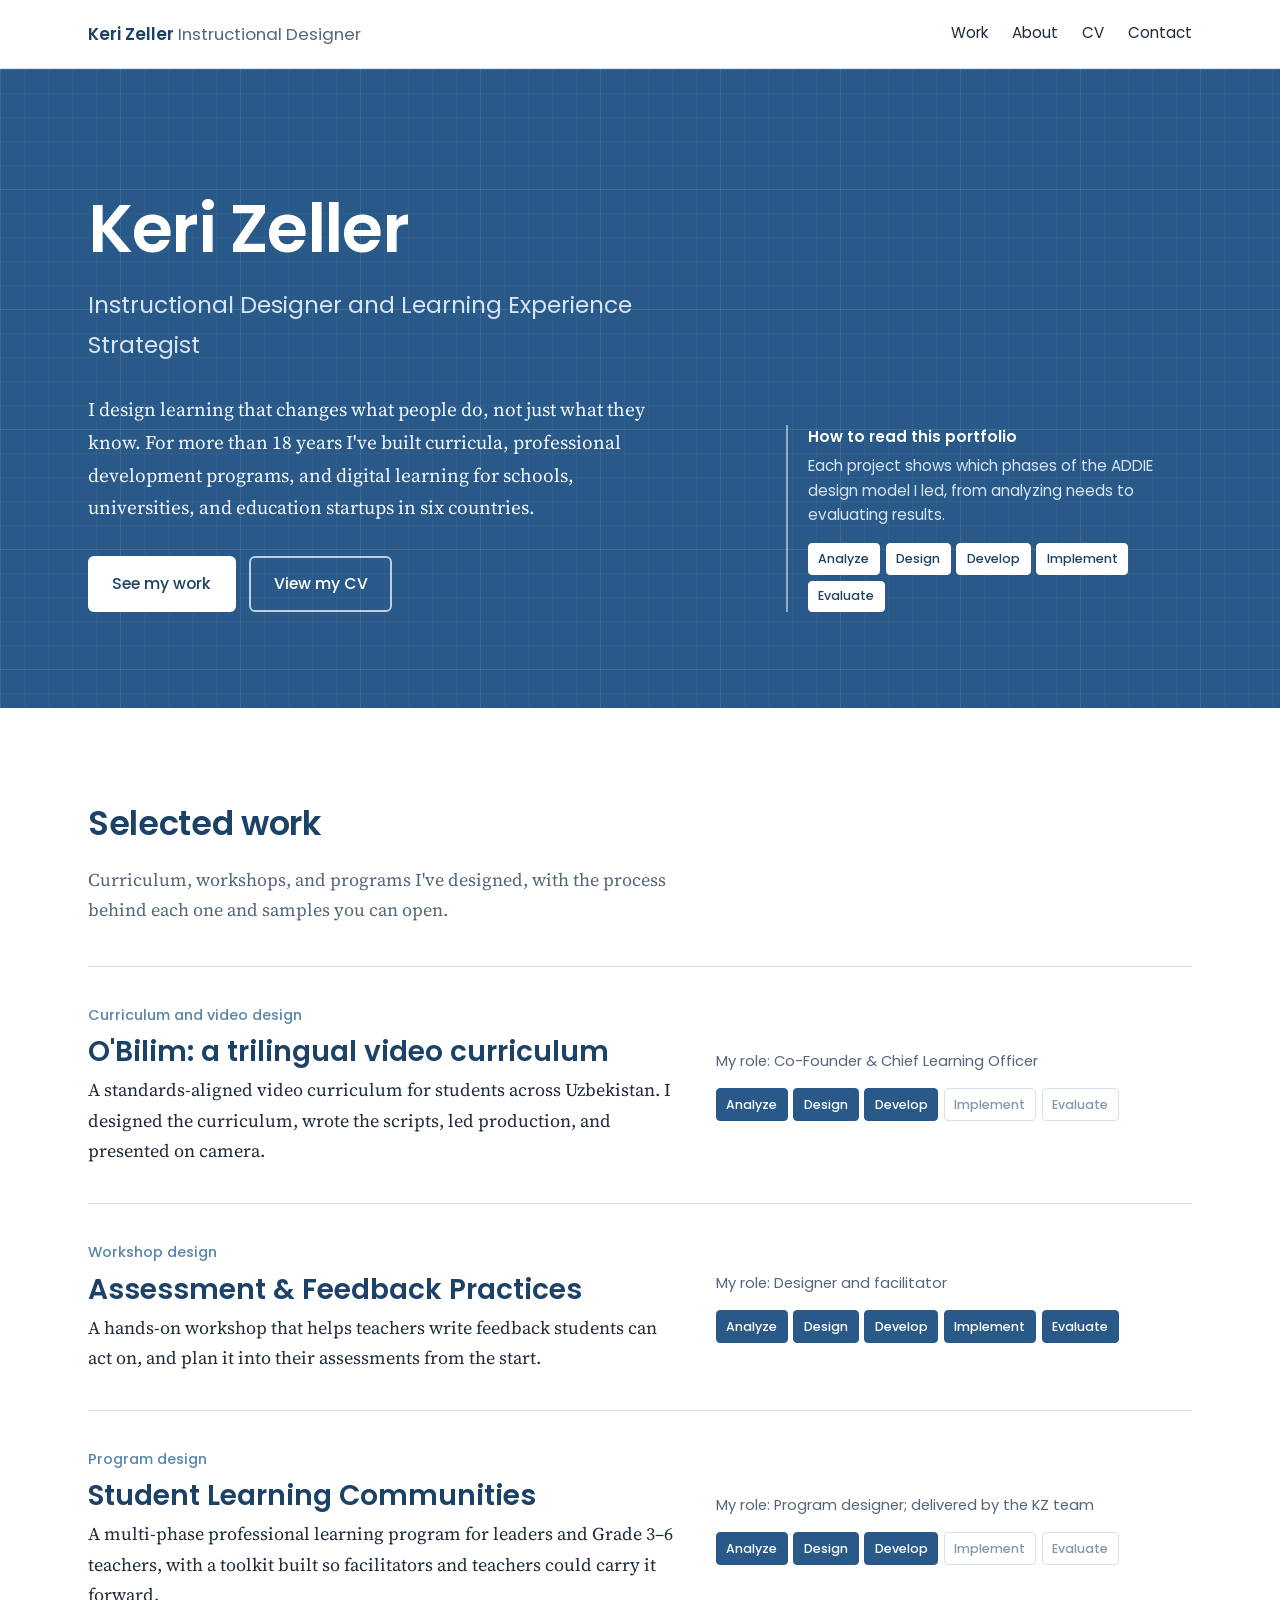
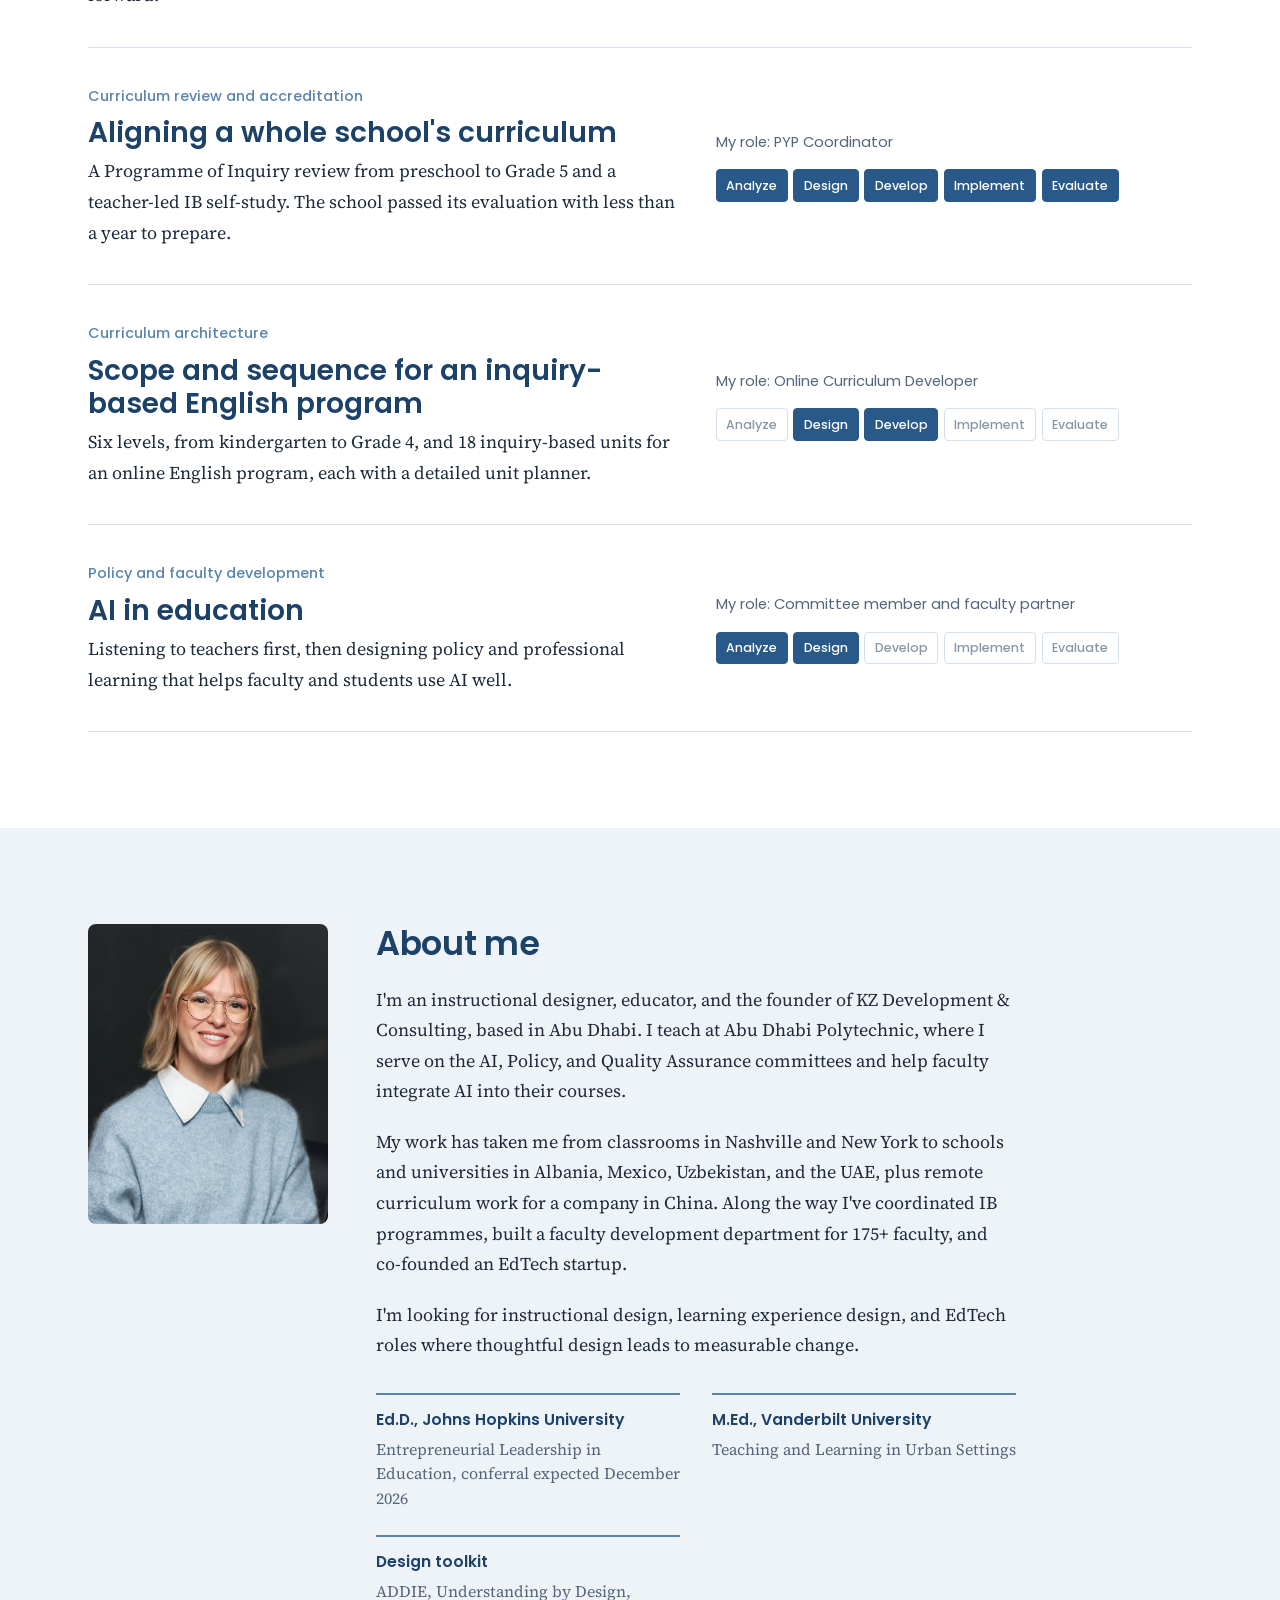
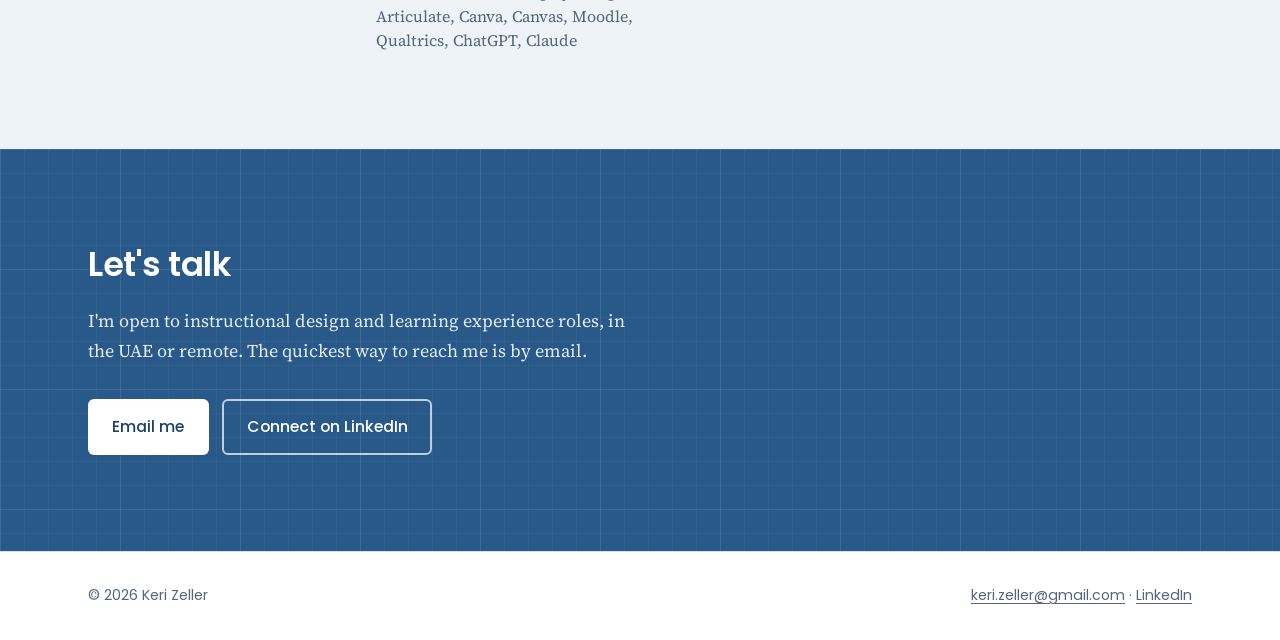
<file: index.html>
<!DOCTYPE html>
<html lang="en">
<head>
<meta charset="utf-8">
<meta name="viewport" content="width=device-width, initial-scale=1">
<title>Keri Zeller | Instructional Designer</title>
<meta name="description" content="Portfolio of Keri Zeller, instructional designer and learning experience strategist based in Abu Dhabi.">
<link rel="preconnect" href="https://fonts.googleapis.com">
<link rel="preconnect" href="https://fonts.gstatic.com" crossorigin>
<link href="https://fonts.googleapis.com/css2?family=Poppins:wght@400;500;600&family=Source+Serif+4:opsz,wght@8..60,400;8..60,600&display=swap" rel="stylesheet">
<link rel="stylesheet" href="css/styles.css">
<link rel="icon" href="data:image/svg+xml,<svg xmlns='http://www.w3.org/2000/svg' viewBox='0 0 64 64'><rect width='64' height='64' rx='14' fill='%23295989'/><text x='32' y='42' font-family='Arial' font-size='28' font-weight='700' fill='white' text-anchor='middle'>KZ</text></svg>">
</head>
<body>
<a class="skip" href="#main">Skip to content</a>
<header class="site-header">
  <div class="wrap">
    <a class="brand" href="index.html">Keri Zeller <span>Instructional Designer</span></a>
    <nav class="site-nav" aria-label="Main">
      <a href="index.html#work">Work</a>
      <a href="index.html#about">About</a>
      <a href="cv.html">CV</a>
      <a href="index.html#contact">Contact</a>
    </nav>
  </div>
</header>
<main id="main">

<section class="blueprint hero">
  <div class="wrap hero-grid">
    <div>
      <h1>Keri Zeller</h1>
      <p class="role">Instructional Designer and Learning Experience Strategist</p>
      <p class="lede">I design learning that changes what people do, not just what they know. For more than 18 years I've built curricula, professional development programs, and digital learning for schools, universities, and education startups in six countries.</p>
      <div class="actions">
        <a class="btn btn-light" href="#work">See my work</a>
        <a class="btn btn-ghost" href="cv.html">View my CV</a>
      </div>
    </div>
    <div class="hero-note">
      <strong>How to read this portfolio</strong>
      Each project shows which phases of the ADDIE design model I led, from analyzing needs to evaluating results.
      <div style="margin-top:1rem"><ul class="addie" aria-label="ADDIE phases covered: Analyze, Design, Develop, Implement, Evaluate"><li class="on">Analyze</li><li class="on">Design</li><li class="on">Develop</li><li class="on">Implement</li><li class="on">Evaluate</li></ul></div>
    </div>
  </div>
</section>

<section class="section" id="work">
  <div class="wrap">
    <h2>Selected work</h2>
    <p class="section-intro">Curriculum, workshops, and programs I've designed, with the process behind each one and samples you can open.</p>
    <ul class="work-list">
    <li class="work-item">
      <a class="work-link" href="obilim.html">
        <div>
          <p class="kind">Curriculum and video design</p>
          <h3>O'Bilim: a trilingual video curriculum</h3>
          <p>A standards-aligned video curriculum for students across Uzbekistan. I designed the curriculum, wrote the scripts, led production, and presented on camera.</p>
        </div>
        <div class="work-meta">
          <p class="myrole">My role: Co-Founder & Chief Learning Officer</p>
          <ul class="addie" aria-label="ADDIE phases covered: Analyze, Design, Develop"><li class="on">Analyze</li><li class="on">Design</li><li class="on">Develop</li><li>Implement</li><li>Evaluate</li></ul>
        </div>
      </a>
    </li>
    <li class="work-item">
      <a class="work-link" href="workshop-design.html">
        <div>
          <p class="kind">Workshop design</p>
          <h3>Assessment & Feedback Practices</h3>
          <p>A hands-on workshop that helps teachers write feedback students can act on, and plan it into their assessments from the start.</p>
        </div>
        <div class="work-meta">
          <p class="myrole">My role: Designer and facilitator</p>
          <ul class="addie" aria-label="ADDIE phases covered: Analyze, Design, Develop, Implement, Evaluate"><li class="on">Analyze</li><li class="on">Design</li><li class="on">Develop</li><li class="on">Implement</li><li class="on">Evaluate</li></ul>
        </div>
      </a>
    </li>
    <li class="work-item">
      <a class="work-link" href="learning-communities.html">
        <div>
          <p class="kind">Program design</p>
          <h3>Student Learning Communities</h3>
          <p>A multi-phase professional learning program for leaders and Grade 3–6 teachers, with a toolkit built so facilitators and teachers could carry it forward.</p>
        </div>
        <div class="work-meta">
          <p class="myrole">My role: Program designer; delivered by the KZ team</p>
          <ul class="addie" aria-label="ADDIE phases covered: Analyze, Design, Develop"><li class="on">Analyze</li><li class="on">Design</li><li class="on">Develop</li><li>Implement</li><li>Evaluate</li></ul>
        </div>
      </a>
    </li>
    <li class="work-item">
      <a class="work-link" href="ib-pyp.html">
        <div>
          <p class="kind">Curriculum review and accreditation</p>
          <h3>Aligning a whole school's curriculum</h3>
          <p>A Programme of Inquiry review from preschool to Grade 5 and a teacher-led IB self-study. The school passed its evaluation with less than a year to prepare.</p>
        </div>
        <div class="work-meta">
          <p class="myrole">My role: PYP Coordinator</p>
          <ul class="addie" aria-label="ADDIE phases covered: Analyze, Design, Develop, Implement, Evaluate"><li class="on">Analyze</li><li class="on">Design</li><li class="on">Develop</li><li class="on">Implement</li><li class="on">Evaluate</li></ul>
        </div>
      </a>
    </li>
    <li class="work-item">
      <a class="work-link" href="curriculum.html">
        <div>
          <p class="kind">Curriculum architecture</p>
          <h3>Scope and sequence for an inquiry-based English program</h3>
          <p>Six levels, from kindergarten to Grade 4, and 18 inquiry-based units for an online English program, each with a detailed unit planner.</p>
        </div>
        <div class="work-meta">
          <p class="myrole">My role: Online Curriculum Developer</p>
          <ul class="addie" aria-label="ADDIE phases covered: Design, Develop"><li>Analyze</li><li class="on">Design</li><li class="on">Develop</li><li>Implement</li><li>Evaluate</li></ul>
        </div>
      </a>
    </li>
    <li class="work-item">
      <a class="work-link" href="ai-in-education.html">
        <div>
          <p class="kind">Policy and faculty development</p>
          <h3>AI in education</h3>
          <p>Listening to teachers first, then designing policy and professional learning that helps faculty and students use AI well.</p>
        </div>
        <div class="work-meta">
          <p class="myrole">My role: Committee member and faculty partner</p>
          <ul class="addie" aria-label="ADDIE phases covered: Analyze, Design"><li class="on">Analyze</li><li class="on">Design</li><li>Develop</li><li>Implement</li><li>Evaluate</li></ul>
        </div>
      </a>
    </li>
    </ul>
  </div>
</section>

<section class="section section-mist" id="about">
  <div class="wrap about-grid">
    <div>
      <img class="portrait" src="images/keri.jpg" alt="Portrait of Keri Zeller" onerror="this.outerHTML='&lt;div class=&quot;portrait-fallback&quot; aria-hidden=&quot;true&quot;&gt;KZ&lt;/div&gt;'">
    </div>
    <div class="about-text">
      <h2>About me</h2>
      <p>I'm an instructional designer, educator, and the founder of KZ Development &amp; Consulting, based in Abu Dhabi. I teach at Abu Dhabi Polytechnic, where I serve on the AI, Policy, and Quality Assurance committees and help faculty integrate AI into their courses.</p>
      <p>My work has taken me from classrooms in Nashville and New York to schools and universities in Albania, Mexico, Uzbekistan, and the UAE, plus remote curriculum work for a company in China. Along the way I've coordinated IB programmes, built a faculty development department for 175+ faculty, and co-founded an EdTech startup.</p>
      <p>I'm looking for instructional design, learning experience design, and EdTech roles where thoughtful design leads to measurable change.</p>
      <dl class="facts">
        <div><dt>Ed.D., Johns Hopkins University</dt><dd>Entrepreneurial Leadership in Education, conferral expected December 2026</dd></div>
        <div><dt>M.Ed., Vanderbilt University</dt><dd>Teaching and Learning in Urban Settings</dd></div>
        <div><dt>Design toolkit</dt><dd>ADDIE, Understanding by Design, Articulate, Canva, Canvas, Moodle, Qualtrics, ChatGPT, Claude</dd></div>
      </dl>
    </div>
  </div>
</section>

<section class="blueprint section contact" id="contact">
  <div class="wrap">
    <h2>Let's talk</h2>
    <p>I'm open to instructional design and learning experience roles, in the UAE or remote. The quickest way to reach me is by email.</p>
    <div class="actions">
      <a class="btn btn-light" href="mailto:keri.zeller@gmail.com">Email me</a>
      <a class="btn btn-ghost" href="https://www.linkedin.com/in/keri-zeller" target="_blank" rel="noopener">Connect on LinkedIn</a>
    </div>
  </div>
</section>
</main>
<footer class="site-footer">
  <div class="wrap">
    <span>© 2026 Keri Zeller</span>
    <span><a href="mailto:keri.zeller@gmail.com">keri.zeller@gmail.com</a> · <a href="https://www.linkedin.com/in/keri-zeller">LinkedIn</a></span>
  </div>
</footer>
</body>
</html>
</file>
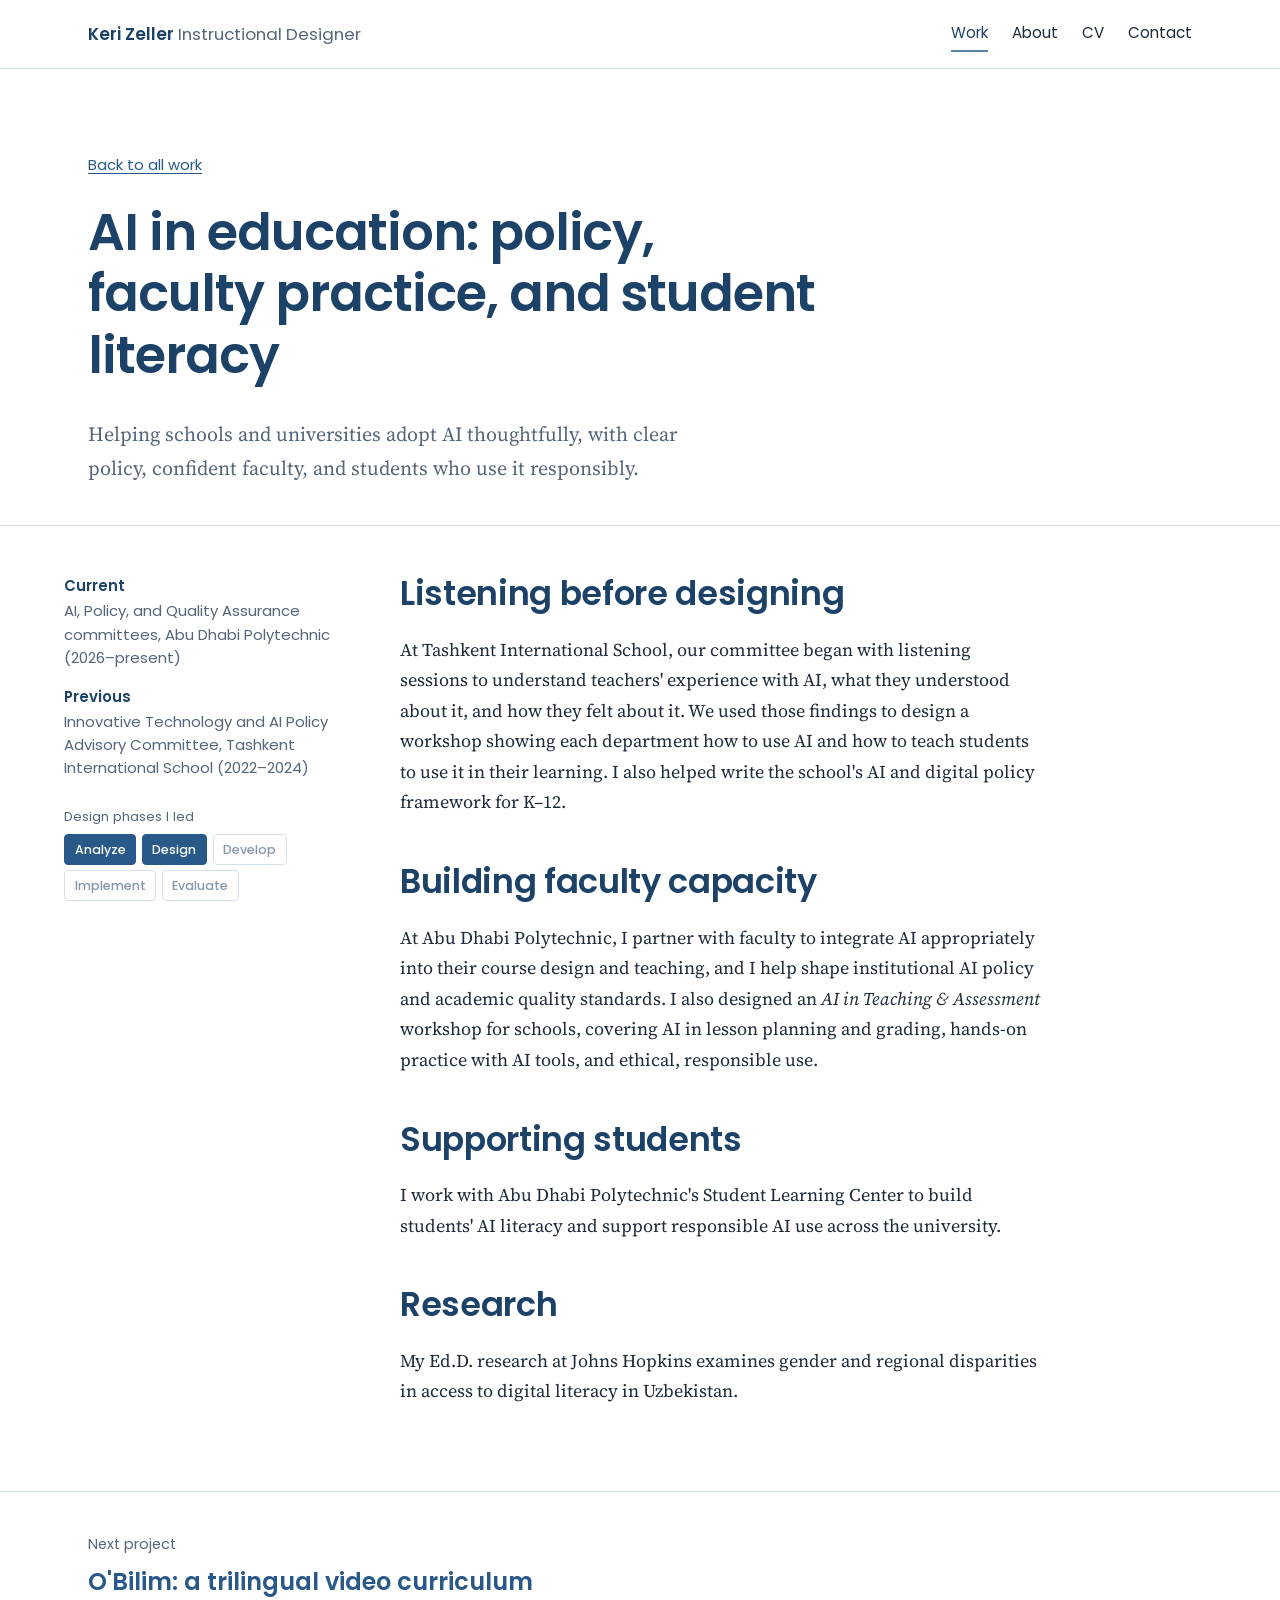
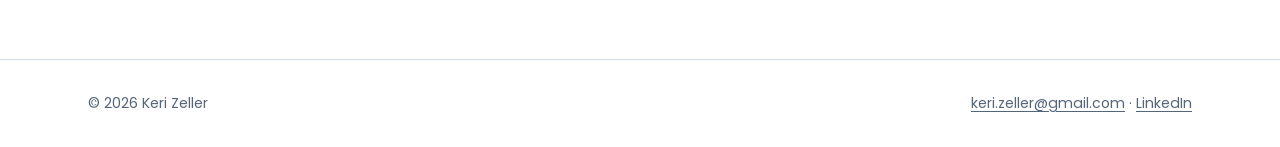
<file: ai-in-education.html>
<!DOCTYPE html>
<html lang="en">
<head>
<meta charset="utf-8">
<meta name="viewport" content="width=device-width, initial-scale=1">
<title>AI in education | Keri Zeller</title>
<meta name="description" content="Listening to teachers first, then designing policy and professional learning that helps faculty and students use AI well.">
<link rel="preconnect" href="https://fonts.googleapis.com">
<link rel="preconnect" href="https://fonts.gstatic.com" crossorigin>
<link href="https://fonts.googleapis.com/css2?family=Poppins:wght@400;500;600&family=Source+Serif+4:opsz,wght@8..60,400;8..60,600&display=swap" rel="stylesheet">
<link rel="stylesheet" href="css/styles.css">
<link rel="icon" href="data:image/svg+xml,<svg xmlns='http://www.w3.org/2000/svg' viewBox='0 0 64 64'><rect width='64' height='64' rx='14' fill='%23295989'/><text x='32' y='42' font-family='Arial' font-size='28' font-weight='700' fill='white' text-anchor='middle'>KZ</text></svg>">
</head>
<body>
<a class="skip" href="#main">Skip to content</a>
<header class="site-header">
  <div class="wrap">
    <a class="brand" href="index.html">Keri Zeller <span>Instructional Designer</span></a>
    <nav class="site-nav" aria-label="Main">
      <a href="index.html#work" aria-current="page">Work</a>
      <a href="index.html#about">About</a>
      <a href="cv.html">CV</a>
      <a href="index.html#contact">Contact</a>
    </nav>
  </div>
</header>
<main id="main">

<section class="case-head">
  <div class="wrap">
    <a class="back" href="index.html#work">Back to all work</a>
    <h1>AI in education: policy, faculty practice, and student literacy</h1>
    <p class="summary">Helping schools and universities adopt AI thoughtfully, with clear policy, confident faculty, and students who use it responsibly.</p>
  </div>
</section>
<div class="wrap case-body">
  <aside class="snapshot" aria-label="Project snapshot">
    <dl><dt>Current</dt><dd>AI, Policy, and Quality Assurance committees, Abu Dhabi Polytechnic (2026–present)</dd><dt>Previous</dt><dd>Innovative Technology and AI Policy Advisory Committee, Tashkent International School (2022–2024)</dd></dl>
    <p class="addie-label">Design phases I led</p><ul class="addie" aria-label="ADDIE phases covered: Analyze, Design"><li class="on">Analyze</li><li class="on">Design</li><li>Develop</li><li>Implement</li><li>Evaluate</li></ul>
  </aside>
  <article class="prose">

<h2>Listening before designing</h2>
<p>At Tashkent International School, our committee began with listening sessions to understand teachers' experience with AI, what they understood about it, and how they felt about it. We used those findings to design a workshop showing each department how to use AI and how to teach students to use it in their learning. I also helped write the school's AI and digital policy framework for K–12.</p>

<h2>Building faculty capacity</h2>
<p>At Abu Dhabi Polytechnic, I partner with faculty to integrate AI appropriately into their course design and teaching, and I help shape institutional AI policy and academic quality standards. I also designed an <em>AI in Teaching &amp; Assessment</em> workshop for schools, covering AI in lesson planning and grading, hands-on practice with AI tools, and ethical, responsible use.</p>

<h2>Supporting students</h2>
<p>I work with Abu Dhabi Polytechnic's Student Learning Center to build students' AI literacy and support responsible AI use across the university.</p>

<h2>Research</h2>
<p>My Ed.D. research at Johns Hopkins examines gender and regional disparities in access to digital literacy in Uzbekistan.</p>

  </article>
</div>
<section class="next">
  <div class="wrap">
    <p>Next project</p>
    <a href="obilim.html">O'Bilim: a trilingual video curriculum</a>
  </div>
</section>
</main>
<footer class="site-footer">
  <div class="wrap">
    <span>© 2026 Keri Zeller</span>
    <span><a href="mailto:keri.zeller@gmail.com">keri.zeller@gmail.com</a> · <a href="https://www.linkedin.com/in/keri-zeller">LinkedIn</a></span>
  </div>
</footer>
</body>
</html>
</file>
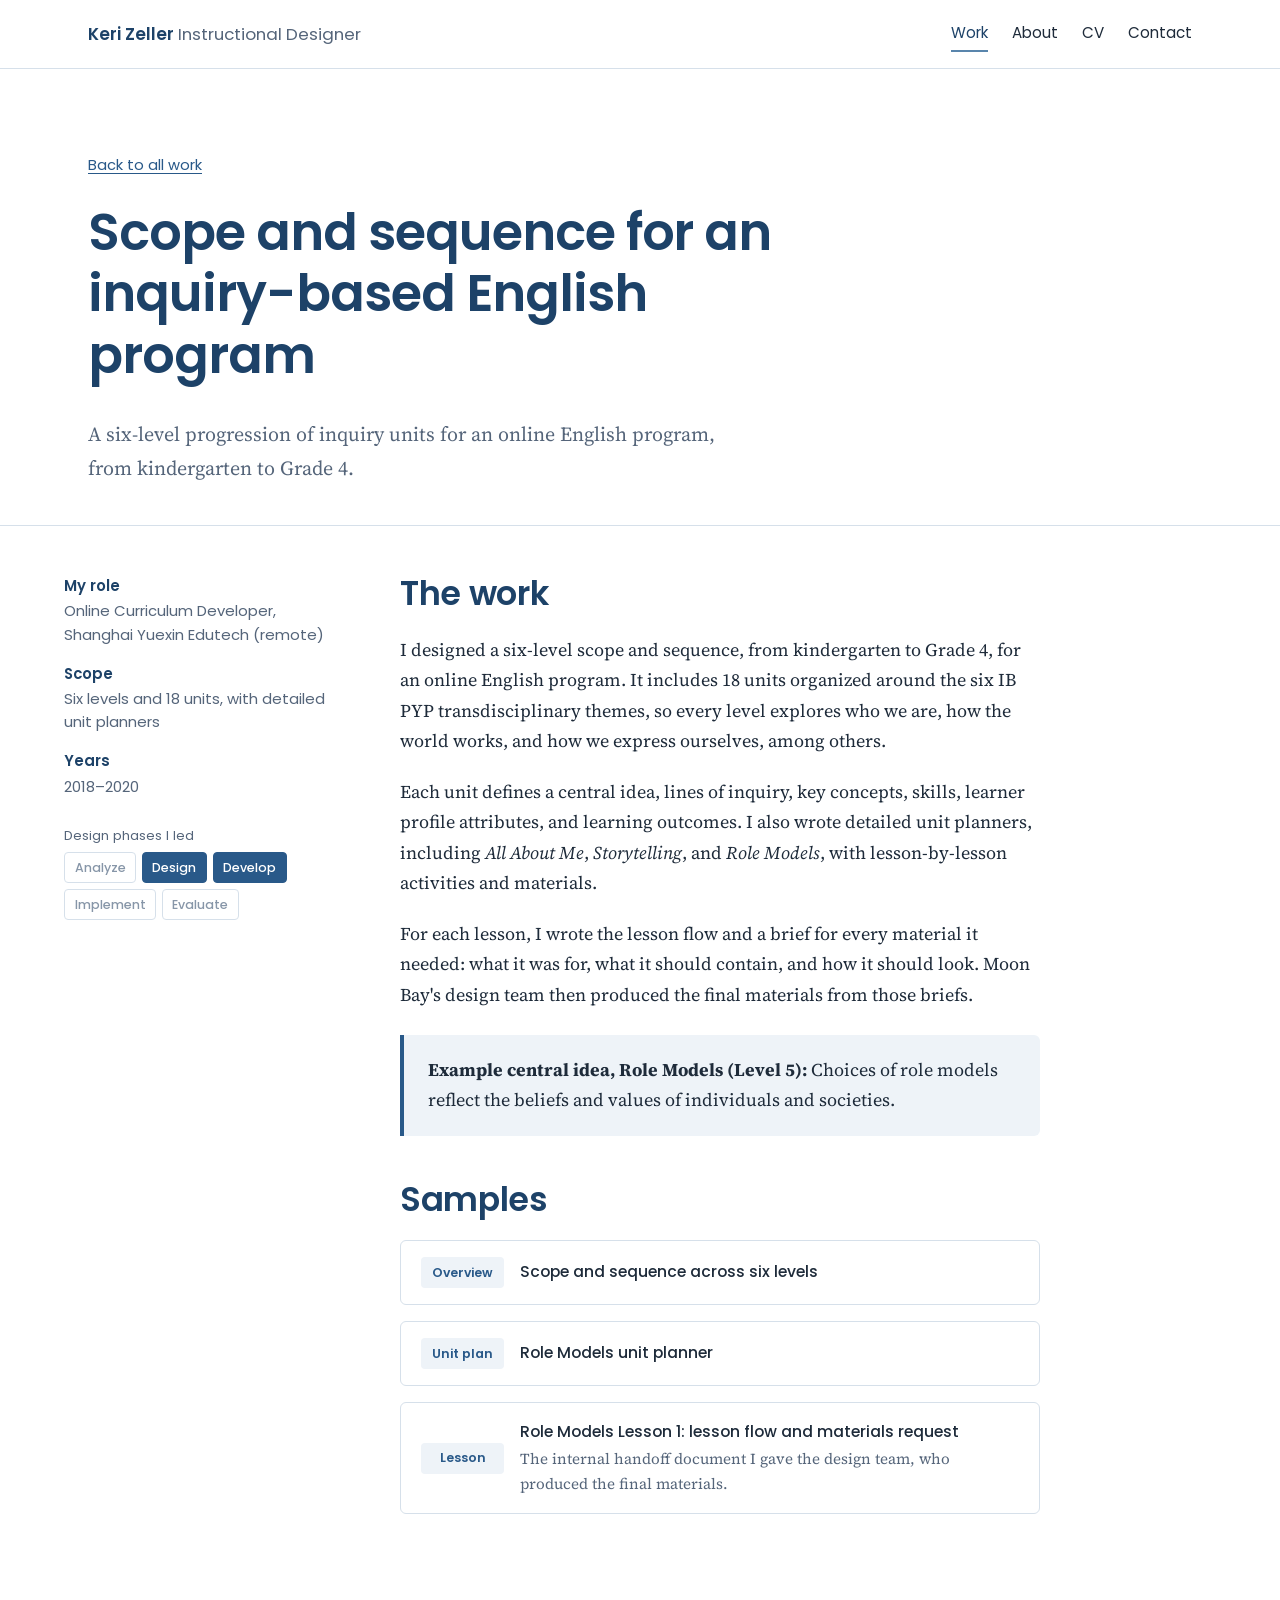
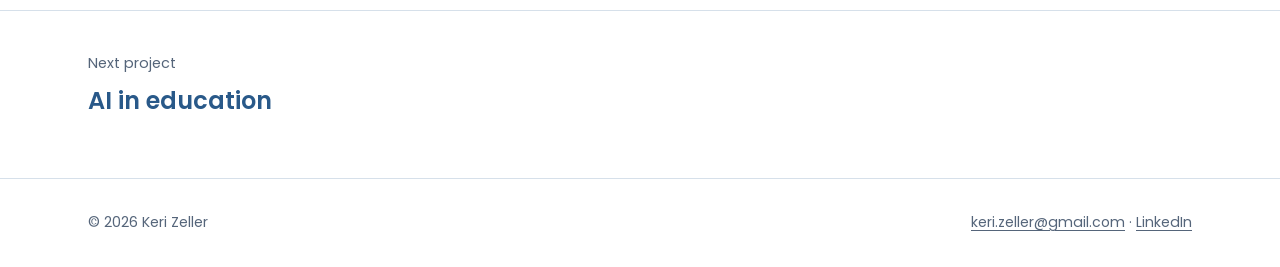
<file: curriculum.html>
<!DOCTYPE html>
<html lang="en">
<head>
<meta charset="utf-8">
<meta name="viewport" content="width=device-width, initial-scale=1">
<title>Scope and sequence for an inquiry-based English program | Keri Zeller</title>
<meta name="description" content="Six levels, from kindergarten to Grade 4, and 18 inquiry-based units for an online English program, each with a detailed unit planner.">
<link rel="preconnect" href="https://fonts.googleapis.com">
<link rel="preconnect" href="https://fonts.gstatic.com" crossorigin>
<link href="https://fonts.googleapis.com/css2?family=Poppins:wght@400;500;600&family=Source+Serif+4:opsz,wght@8..60,400;8..60,600&display=swap" rel="stylesheet">
<link rel="stylesheet" href="css/styles.css">
<link rel="icon" href="data:image/svg+xml,<svg xmlns='http://www.w3.org/2000/svg' viewBox='0 0 64 64'><rect width='64' height='64' rx='14' fill='%23295989'/><text x='32' y='42' font-family='Arial' font-size='28' font-weight='700' fill='white' text-anchor='middle'>KZ</text></svg>">
</head>
<body>
<a class="skip" href="#main">Skip to content</a>
<header class="site-header">
  <div class="wrap">
    <a class="brand" href="index.html">Keri Zeller <span>Instructional Designer</span></a>
    <nav class="site-nav" aria-label="Main">
      <a href="index.html#work" aria-current="page">Work</a>
      <a href="index.html#about">About</a>
      <a href="cv.html">CV</a>
      <a href="index.html#contact">Contact</a>
    </nav>
  </div>
</header>
<main id="main">

<section class="case-head">
  <div class="wrap">
    <a class="back" href="index.html#work">Back to all work</a>
    <h1>Scope and sequence for an inquiry-based English program</h1>
    <p class="summary">A six-level progression of inquiry units for an online English program, from kindergarten to Grade 4.</p>
  </div>
</section>
<div class="wrap case-body">
  <aside class="snapshot" aria-label="Project snapshot">
    <dl><dt>My role</dt><dd>Online Curriculum Developer, Shanghai Yuexin Edutech (remote)</dd><dt>Scope</dt><dd>Six levels and 18 units, with detailed unit planners</dd><dt>Years</dt><dd>2018–2020</dd></dl>
    <p class="addie-label">Design phases I led</p><ul class="addie" aria-label="ADDIE phases covered: Design, Develop"><li>Analyze</li><li class="on">Design</li><li class="on">Develop</li><li>Implement</li><li>Evaluate</li></ul>
  </aside>
  <article class="prose">

<h2>The work</h2>
<p>I designed a six-level scope and sequence, from kindergarten to Grade 4, for an online English program. It includes 18 units organized around the six IB PYP transdisciplinary themes, so every level explores who we are, how the world works, and how we express ourselves, among others.</p>
<p>Each unit defines a central idea, lines of inquiry, key concepts, skills, learner profile attributes, and learning outcomes. I also wrote detailed unit planners, including <em>All About Me</em>, <em>Storytelling</em>, and <em>Role Models</em>, with lesson-by-lesson activities and materials.</p>
<p>For each lesson, I wrote the lesson flow and a brief for every material it needed: what it was for, what it should contain, and how it should look. Moon Bay's design team then produced the final materials from those briefs.</p>

<div class="callout">
  <p><strong>Example central idea, Role Models (Level 5):</strong> Choices of role models reflect the beliefs and values of individuals and societies.</p>
</div>

<h2>Samples</h2>
<div class="samples">
  <a class="sample" href="files/samples/Scope_and_Sequence_Six_Levels.pdf" target="_blank" rel="noopener"><span class="type">Overview</span><span class="title">Scope and sequence across six levels</span></a>
  <a class="sample" href="files/samples/Role_Models_Unit_Planner.pdf" target="_blank" rel="noopener"><span class="type">Unit plan</span><span class="title">Role Models unit planner</span></a>
  <a class="sample" href="files/samples/Role_Models_Lesson1_Plan_and_Materials_Brief.pdf" target="_blank" rel="noopener"><span class="type">Lesson</span><span class="title">Role Models Lesson 1: lesson flow and materials request<span class="note">The internal handoff document I gave the design team, who produced the final materials.</span></span></a>
</div>

  </article>
</div>
<section class="next">
  <div class="wrap">
    <p>Next project</p>
    <a href="ai-in-education.html">AI in education</a>
  </div>
</section>
</main>
<footer class="site-footer">
  <div class="wrap">
    <span>© 2026 Keri Zeller</span>
    <span><a href="mailto:keri.zeller@gmail.com">keri.zeller@gmail.com</a> · <a href="https://www.linkedin.com/in/keri-zeller">LinkedIn</a></span>
  </div>
</footer>
</body>
</html>
</file>
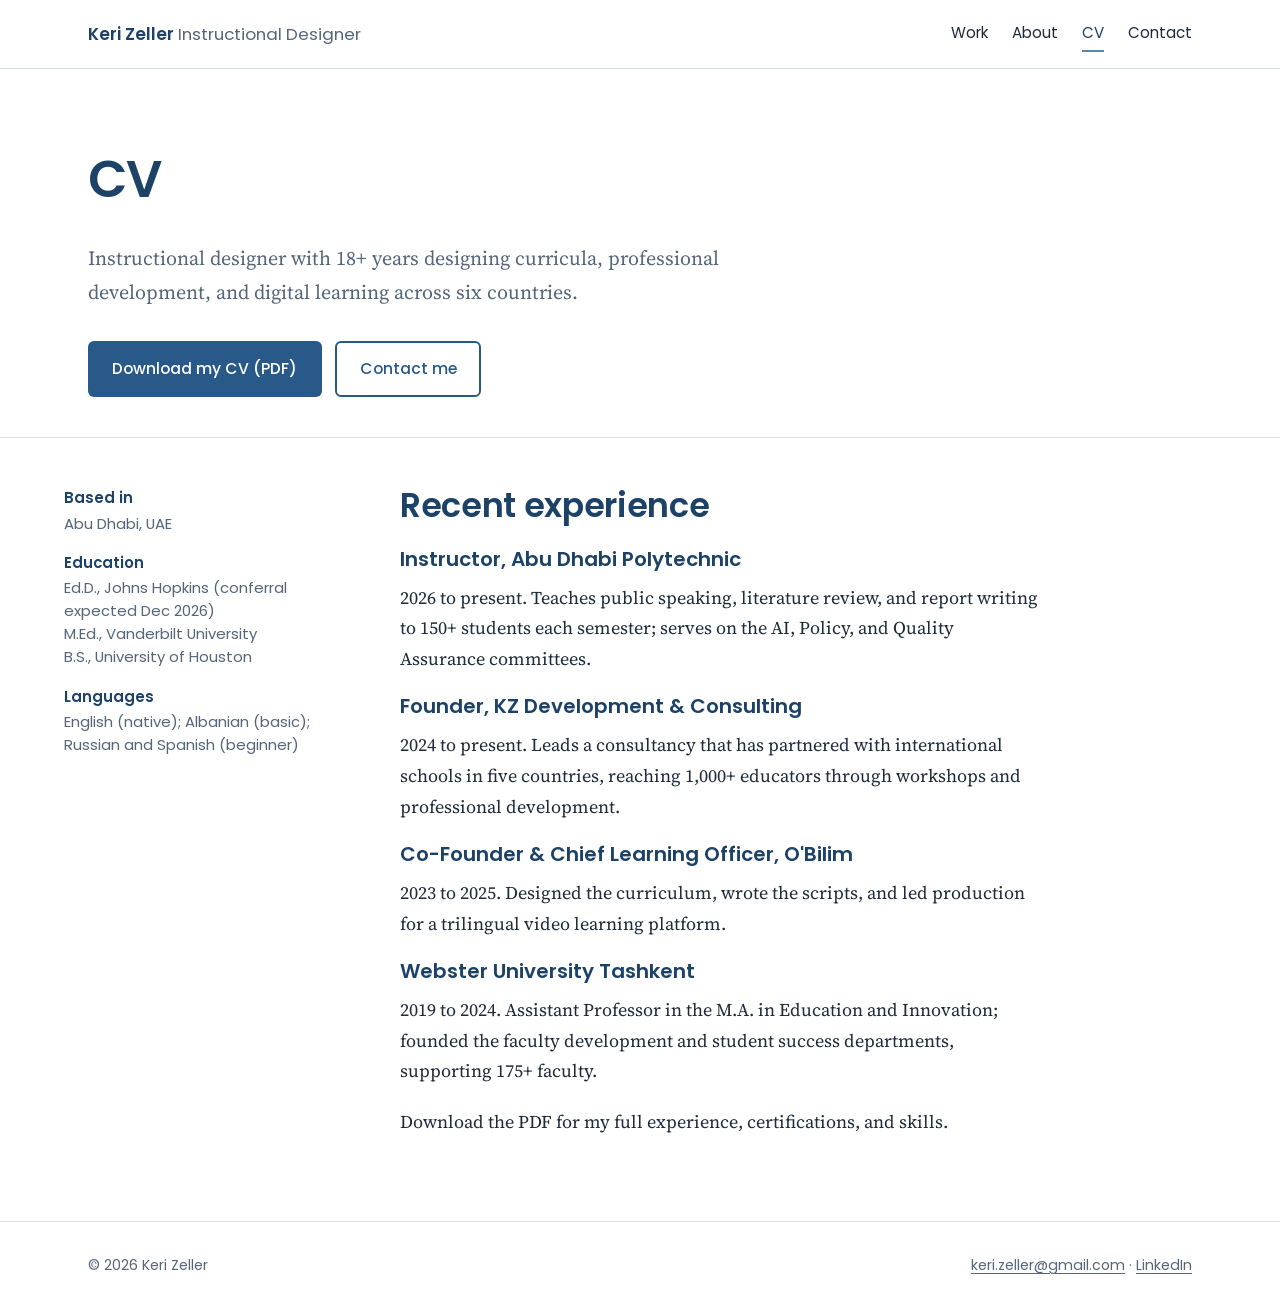
<file: cv.html>
<!DOCTYPE html>
<html lang="en">
<head>
<meta charset="utf-8">
<meta name="viewport" content="width=device-width, initial-scale=1">
<title>CV | Keri Zeller</title>
<meta name="description" content="CV of Keri Zeller, instructional designer.">
<link rel="preconnect" href="https://fonts.googleapis.com">
<link rel="preconnect" href="https://fonts.gstatic.com" crossorigin>
<link href="https://fonts.googleapis.com/css2?family=Poppins:wght@400;500;600&family=Source+Serif+4:opsz,wght@8..60,400;8..60,600&display=swap" rel="stylesheet">
<link rel="stylesheet" href="css/styles.css">
<link rel="icon" href="data:image/svg+xml,<svg xmlns='http://www.w3.org/2000/svg' viewBox='0 0 64 64'><rect width='64' height='64' rx='14' fill='%23295989'/><text x='32' y='42' font-family='Arial' font-size='28' font-weight='700' fill='white' text-anchor='middle'>KZ</text></svg>">
</head>
<body>
<a class="skip" href="#main">Skip to content</a>
<header class="site-header">
  <div class="wrap">
    <a class="brand" href="index.html">Keri Zeller <span>Instructional Designer</span></a>
    <nav class="site-nav" aria-label="Main">
      <a href="index.html#work">Work</a>
      <a href="index.html#about">About</a>
      <a href="cv.html" aria-current="page">CV</a>
      <a href="index.html#contact">Contact</a>
    </nav>
  </div>
</header>
<main id="main">

<section class="case-head">
  <div class="wrap">
    <h1>CV</h1>
    <p class="summary">Instructional designer with 18+ years designing curricula, professional development, and digital learning across six countries.</p>
    <div class="actions">
      <a class="btn btn-solid" href="files/Keri_Zeller_CV.pdf" download>Download my CV (PDF)</a>
      <a class="btn btn-outline" href="index.html#contact">Contact me</a>
    </div>
  </div>
</section>
<div class="wrap case-body">
  <aside class="snapshot" aria-label="Highlights">
    <dl>
      <dt>Based in</dt><dd>Abu Dhabi, UAE</dd>
      <dt>Education</dt><dd>Ed.D., Johns Hopkins (conferral expected Dec 2026)<br>M.Ed., Vanderbilt University<br>B.S., University of Houston</dd>
      <dt>Languages</dt><dd>English (native); Albanian (basic); Russian and Spanish (beginner)</dd>
    </dl>
  </aside>
  <article class="prose">
    <h2>Recent experience</h2>
    <h3>Instructor, Abu Dhabi Polytechnic</h3>
    <p>2026 to present. Teaches public speaking, literature review, and report writing to 150+ students each semester; serves on the AI, Policy, and Quality Assurance committees.</p>
    <h3>Founder, KZ Development &amp; Consulting</h3>
    <p>2024 to present. Leads a consultancy that has partnered with international schools in five countries, reaching 1,000+ educators through workshops and professional development.</p>
    <h3>Co-Founder &amp; Chief Learning Officer, O'Bilim</h3>
    <p>2023 to 2025. Designed the curriculum, wrote the scripts, and led production for a trilingual video learning platform.</p>
    <h3>Webster University Tashkent</h3>
    <p>2019 to 2024. Assistant Professor in the M.A. in Education and Innovation; founded the faculty development and student success departments, supporting 175+ faculty.</p>
    <p>Download the PDF for my full experience, certifications, and skills.</p>
  </article>
</div>
</main>
<footer class="site-footer">
  <div class="wrap">
    <span>© 2026 Keri Zeller</span>
    <span><a href="mailto:keri.zeller@gmail.com">keri.zeller@gmail.com</a> · <a href="https://www.linkedin.com/in/keri-zeller">LinkedIn</a></span>
  </div>
</footer>
</body>
</html>
</file>
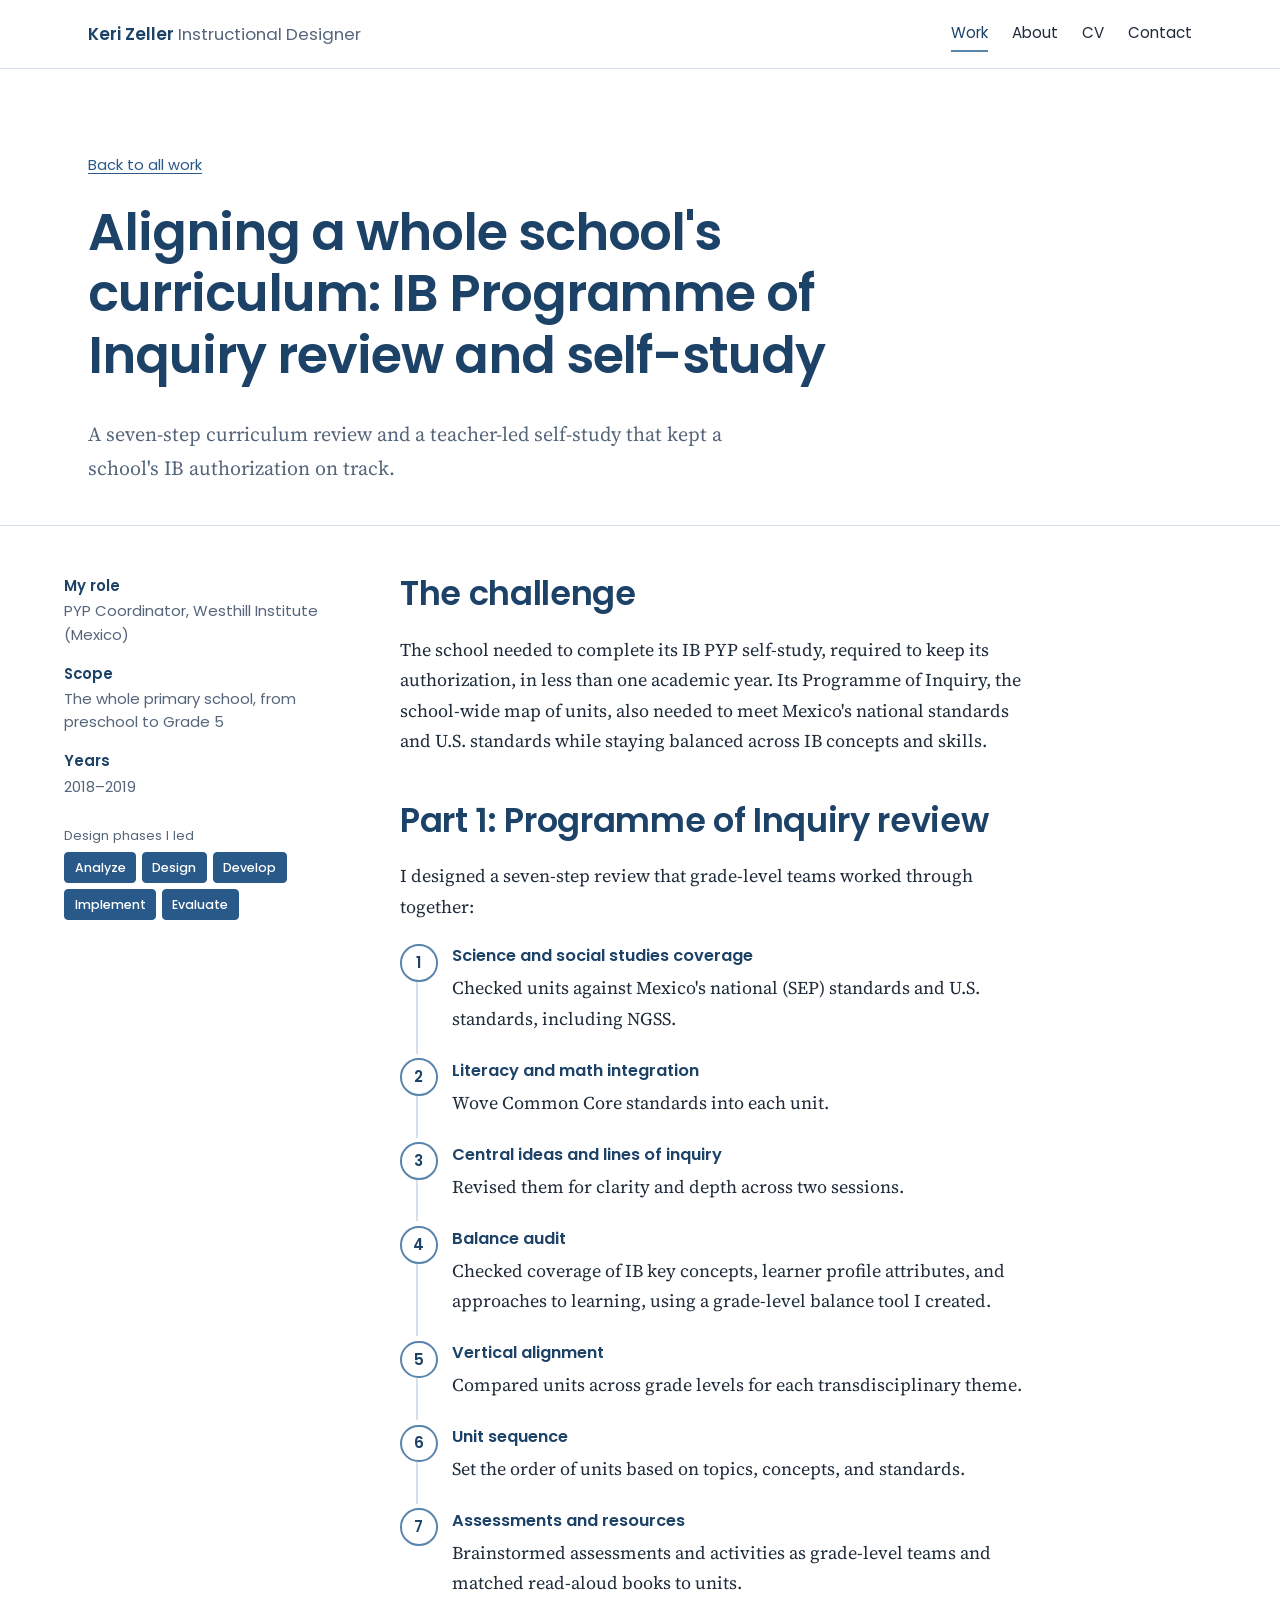
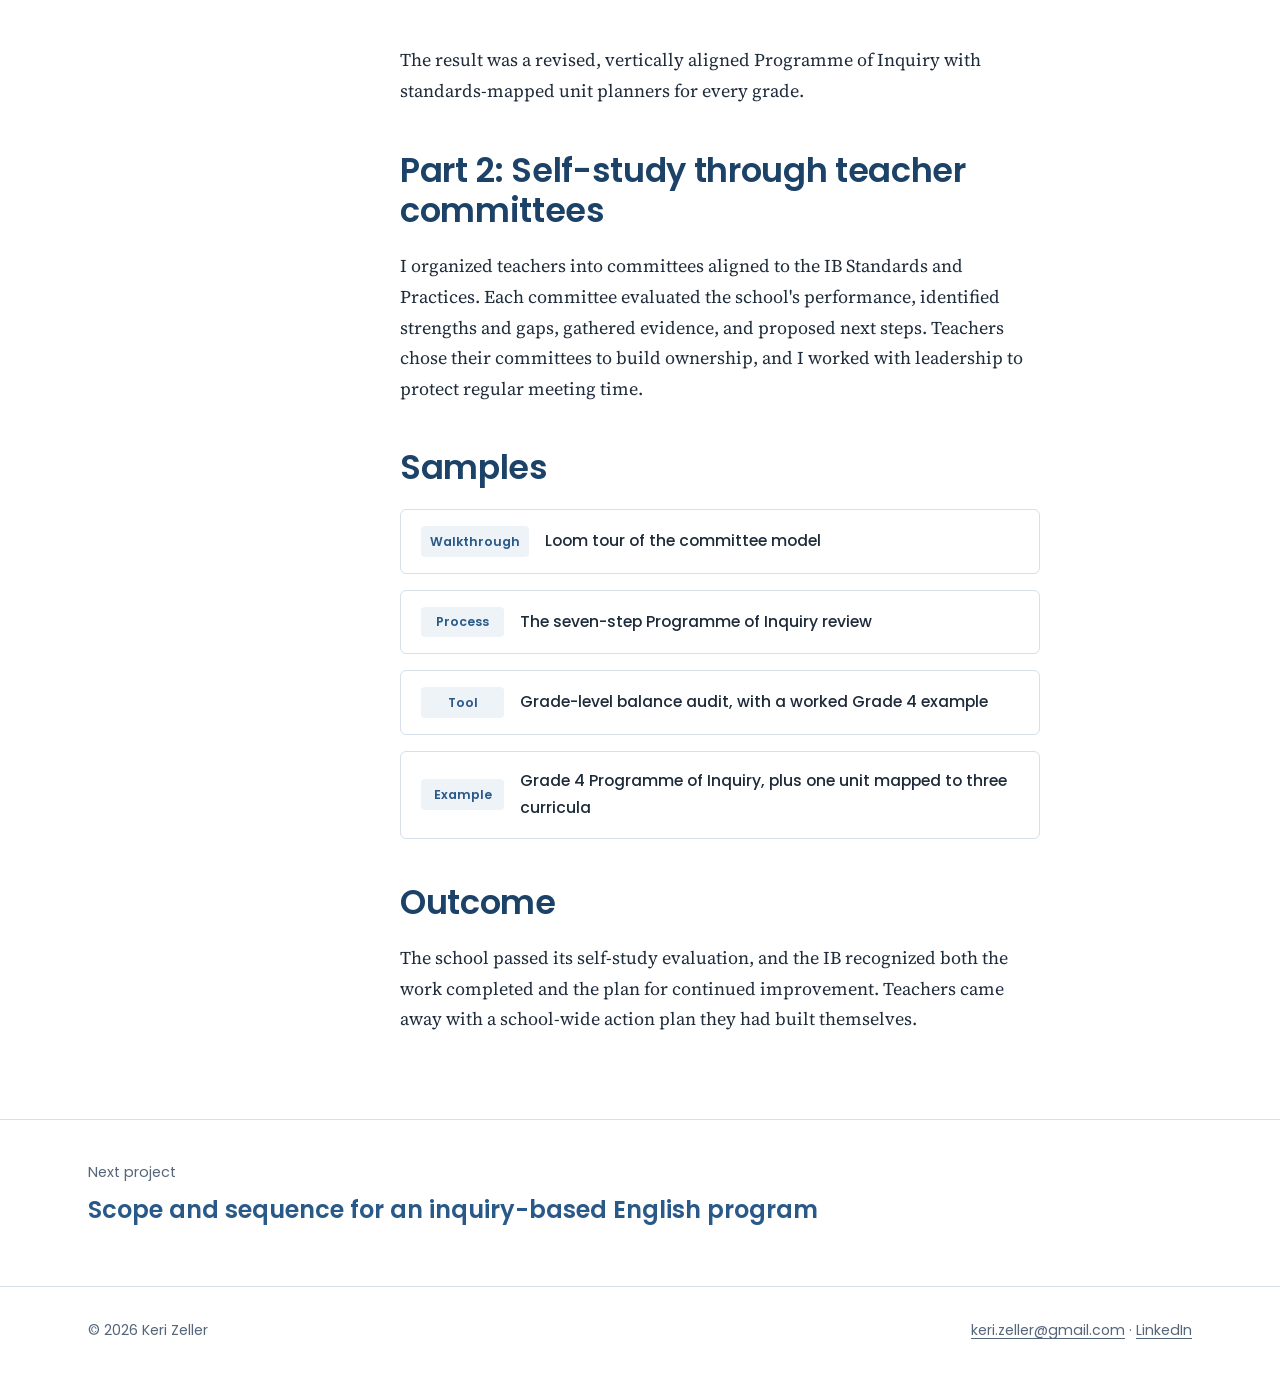
<file: ib-pyp.html>
<!DOCTYPE html>
<html lang="en">
<head>
<meta charset="utf-8">
<meta name="viewport" content="width=device-width, initial-scale=1">
<title>Aligning a whole school's curriculum | Keri Zeller</title>
<meta name="description" content="A Programme of Inquiry review from preschool to Grade 5 and a teacher-led IB self-study. The school passed its evaluation with less than a year to prepare.">
<link rel="preconnect" href="https://fonts.googleapis.com">
<link rel="preconnect" href="https://fonts.gstatic.com" crossorigin>
<link href="https://fonts.googleapis.com/css2?family=Poppins:wght@400;500;600&family=Source+Serif+4:opsz,wght@8..60,400;8..60,600&display=swap" rel="stylesheet">
<link rel="stylesheet" href="css/styles.css">
<link rel="icon" href="data:image/svg+xml,<svg xmlns='http://www.w3.org/2000/svg' viewBox='0 0 64 64'><rect width='64' height='64' rx='14' fill='%23295989'/><text x='32' y='42' font-family='Arial' font-size='28' font-weight='700' fill='white' text-anchor='middle'>KZ</text></svg>">
</head>
<body>
<a class="skip" href="#main">Skip to content</a>
<header class="site-header">
  <div class="wrap">
    <a class="brand" href="index.html">Keri Zeller <span>Instructional Designer</span></a>
    <nav class="site-nav" aria-label="Main">
      <a href="index.html#work" aria-current="page">Work</a>
      <a href="index.html#about">About</a>
      <a href="cv.html">CV</a>
      <a href="index.html#contact">Contact</a>
    </nav>
  </div>
</header>
<main id="main">

<section class="case-head">
  <div class="wrap">
    <a class="back" href="index.html#work">Back to all work</a>
    <h1>Aligning a whole school's curriculum: IB Programme of Inquiry review and self-study</h1>
    <p class="summary">A seven-step curriculum review and a teacher-led self-study that kept a school's IB authorization on track.</p>
  </div>
</section>
<div class="wrap case-body">
  <aside class="snapshot" aria-label="Project snapshot">
    <dl><dt>My role</dt><dd>PYP Coordinator, Westhill Institute (Mexico)</dd><dt>Scope</dt><dd>The whole primary school, from preschool to Grade 5</dd><dt>Years</dt><dd>2018–2019</dd></dl>
    <p class="addie-label">Design phases I led</p><ul class="addie" aria-label="ADDIE phases covered: Analyze, Design, Develop, Implement, Evaluate"><li class="on">Analyze</li><li class="on">Design</li><li class="on">Develop</li><li class="on">Implement</li><li class="on">Evaluate</li></ul>
  </aside>
  <article class="prose">

<h2>The challenge</h2>
<p>The school needed to complete its IB PYP self-study, required to keep its authorization, in less than one academic year. Its Programme of Inquiry, the school-wide map of units, also needed to meet Mexico's national standards and U.S. standards while staying balanced across IB concepts and skills.</p>

<h2>Part 1: Programme of Inquiry review</h2>
<p>I designed a seven-step review that grade-level teams worked through together:</p>
<ol class="steps">
  <li><strong>Science and social studies coverage</strong>Checked units against Mexico's national (SEP) standards and U.S. standards, including NGSS.</li>
  <li><strong>Literacy and math integration</strong>Wove Common Core standards into each unit.</li>
  <li><strong>Central ideas and lines of inquiry</strong>Revised them for clarity and depth across two sessions.</li>
  <li><strong>Balance audit</strong>Checked coverage of IB key concepts, learner profile attributes, and approaches to learning, using a grade-level balance tool I created.</li>
  <li><strong>Vertical alignment</strong>Compared units across grade levels for each transdisciplinary theme.</li>
  <li><strong>Unit sequence</strong>Set the order of units based on topics, concepts, and standards.</li>
  <li><strong>Assessments and resources</strong>Brainstormed assessments and activities as grade-level teams and matched read-aloud books to units.</li>
</ol>
<p>The result was a revised, vertically aligned Programme of Inquiry with standards-mapped unit planners for every grade.</p>

<h2>Part 2: Self-study through teacher committees</h2>
<p>I organized teachers into committees aligned to the IB Standards and Practices. Each committee evaluated the school's performance, identified strengths and gaps, gathered evidence, and proposed next steps. Teachers chose their committees to build ownership, and I worked with leadership to protect regular meeting time.</p>

<h2>Samples</h2>
<div class="samples">
  <a class="sample" href="https://www.loom.com/share/f0dc9582fd674c83a311b8ea12c63b10" target="_blank" rel="noopener"><span class="type">Walkthrough</span><span class="title">Loom tour of the committee model</span></a>
  <a class="sample" href="files/samples/POI_Review_Process.pdf" target="_blank" rel="noopener"><span class="type">Process</span><span class="title">The seven-step Programme of Inquiry review</span></a>
  <a class="sample" href="files/samples/Grade_Level_Balance_Audit_Template.pdf" target="_blank" rel="noopener"><span class="type">Tool</span><span class="title">Grade-level balance audit, with a worked Grade 4 example</span></a>
  <a class="sample" href="files/samples/Grade4_Unit_Planner_NGSS_CCSS.pdf" target="_blank" rel="noopener"><span class="type">Example</span><span class="title">Grade 4 Programme of Inquiry, plus one unit mapped to three curricula</span></a>
</div>

<h2>Outcome</h2>
<p>The school passed its self-study evaluation, and the IB recognized both the work completed and the plan for continued improvement. Teachers came away with a school-wide action plan they had built themselves.</p>

  </article>
</div>
<section class="next">
  <div class="wrap">
    <p>Next project</p>
    <a href="curriculum.html">Scope and sequence for an inquiry-based English program</a>
  </div>
</section>
</main>
<footer class="site-footer">
  <div class="wrap">
    <span>© 2026 Keri Zeller</span>
    <span><a href="mailto:keri.zeller@gmail.com">keri.zeller@gmail.com</a> · <a href="https://www.linkedin.com/in/keri-zeller">LinkedIn</a></span>
  </div>
</footer>
</body>
</html>
</file>
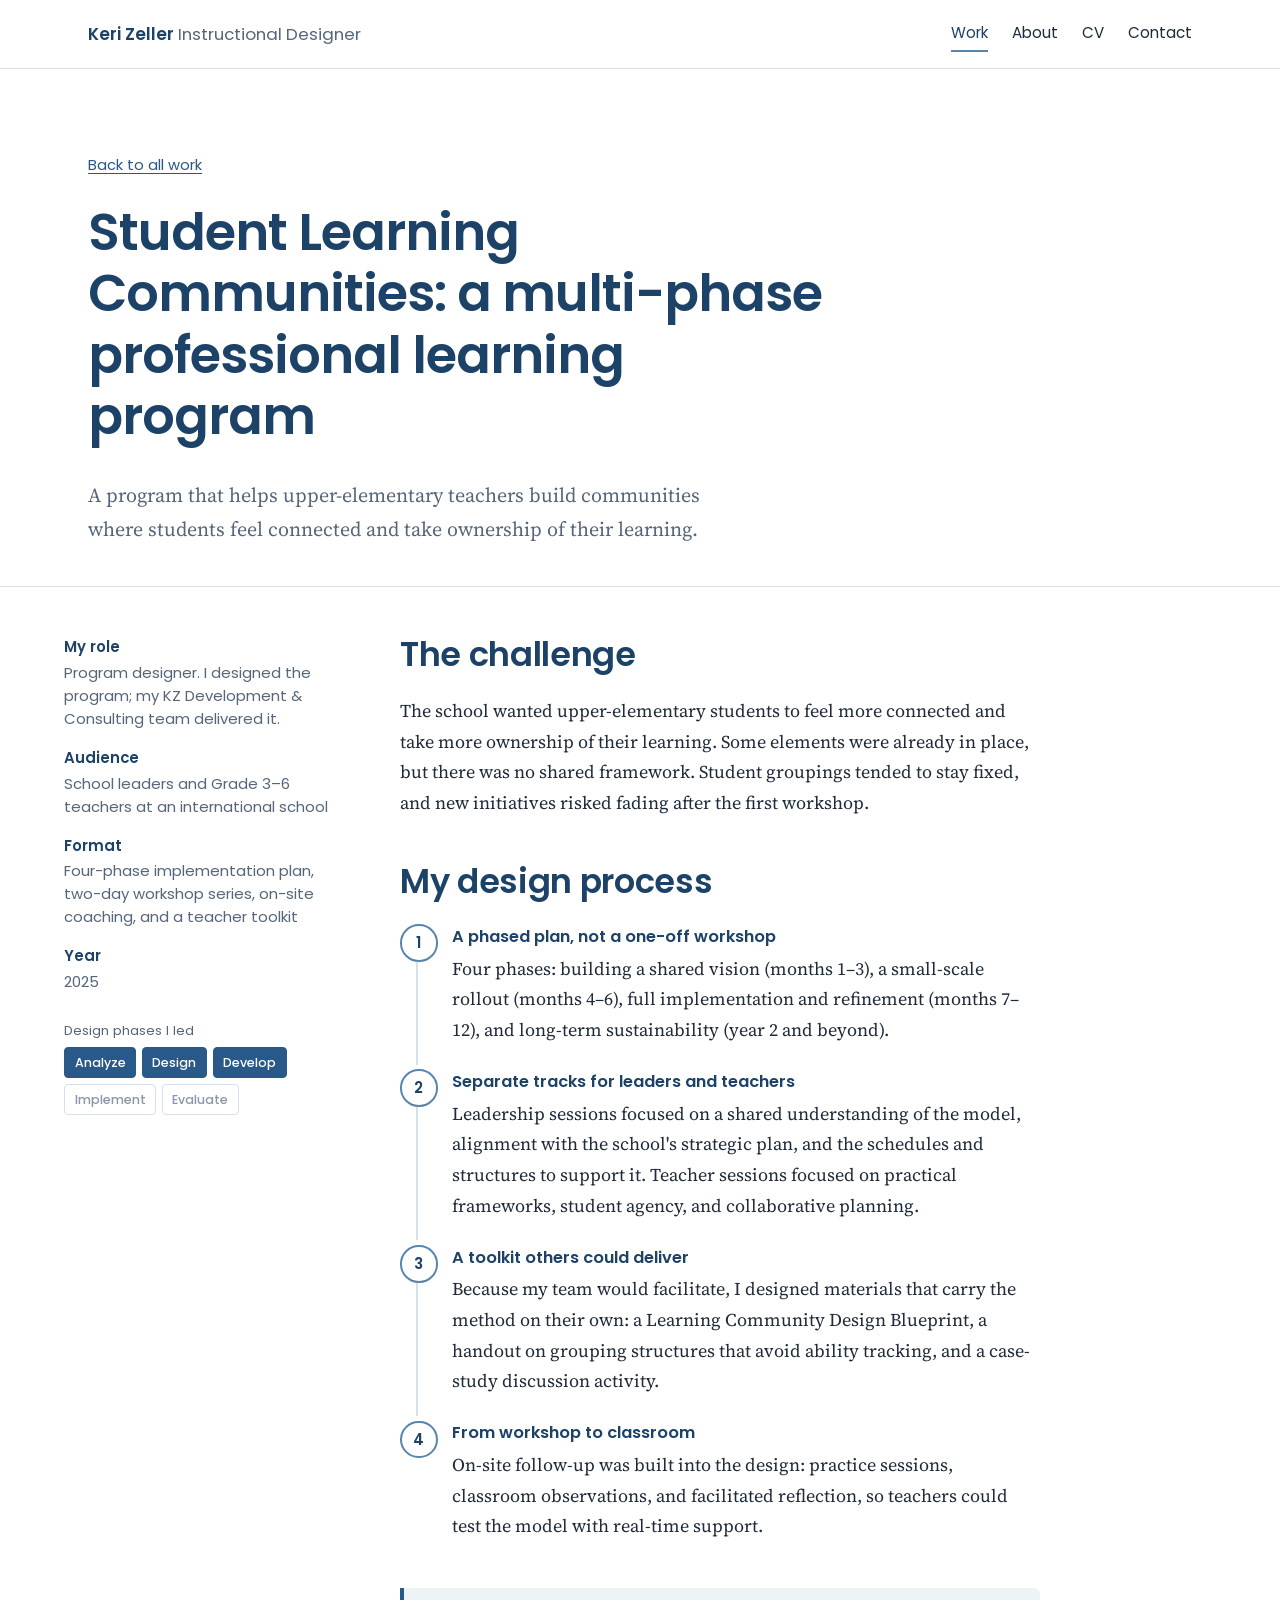
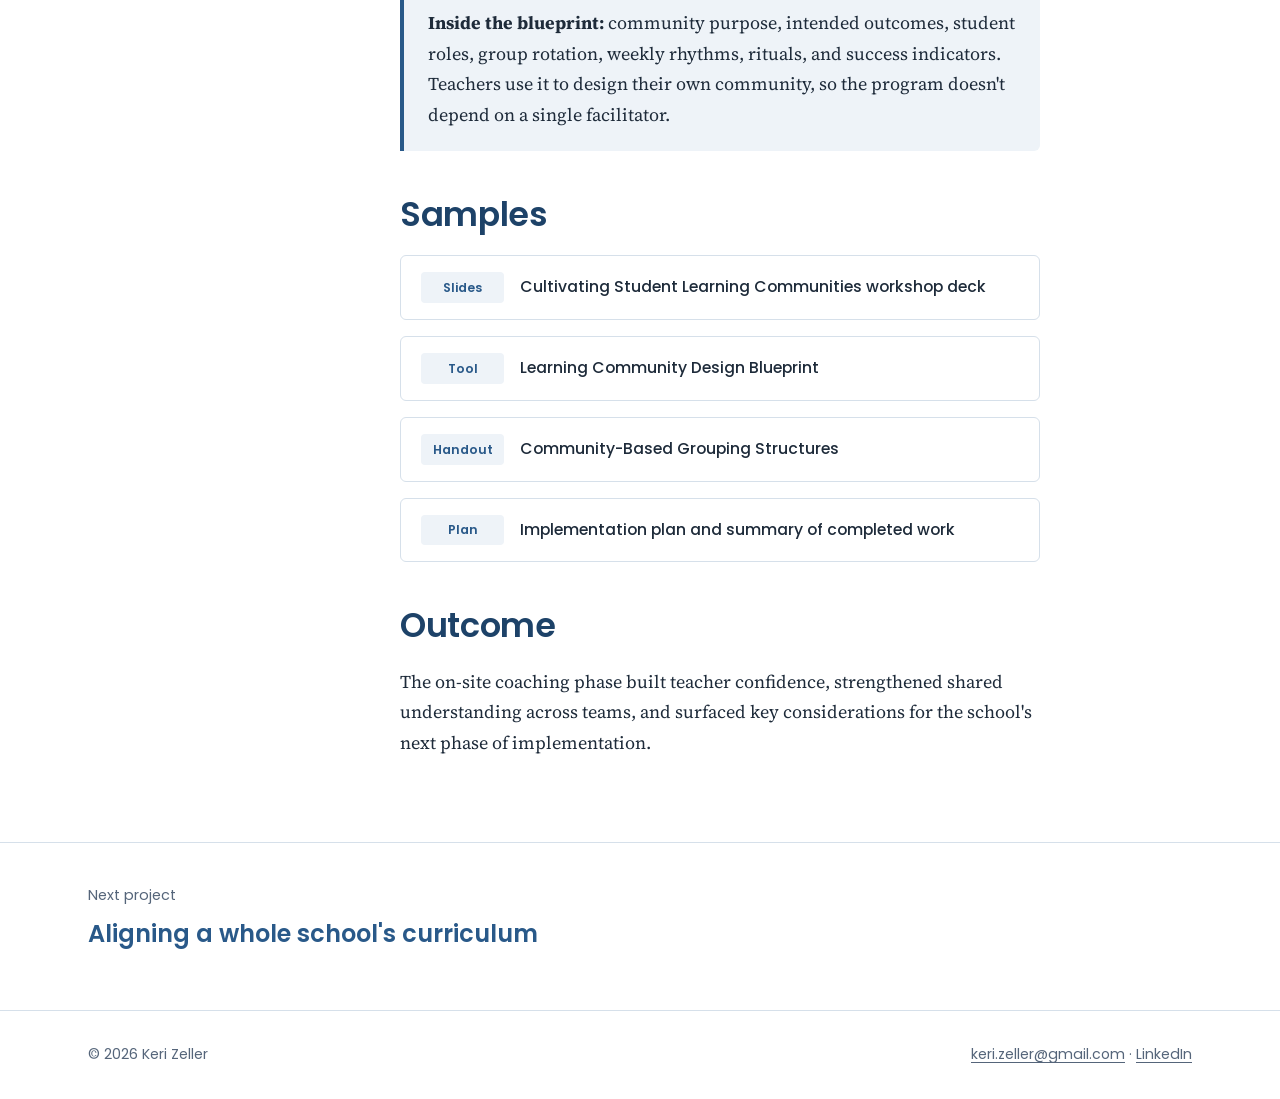
<file: learning-communities.html>
<!DOCTYPE html>
<html lang="en">
<head>
<meta charset="utf-8">
<meta name="viewport" content="width=device-width, initial-scale=1">
<title>Student Learning Communities | Keri Zeller</title>
<meta name="description" content="A multi-phase professional learning program for leaders and Grade 3–6 teachers, with a toolkit built so facilitators and teachers could carry it forward.">
<link rel="preconnect" href="https://fonts.googleapis.com">
<link rel="preconnect" href="https://fonts.gstatic.com" crossorigin>
<link href="https://fonts.googleapis.com/css2?family=Poppins:wght@400;500;600&family=Source+Serif+4:opsz,wght@8..60,400;8..60,600&display=swap" rel="stylesheet">
<link rel="stylesheet" href="css/styles.css">
<link rel="icon" href="data:image/svg+xml,<svg xmlns='http://www.w3.org/2000/svg' viewBox='0 0 64 64'><rect width='64' height='64' rx='14' fill='%23295989'/><text x='32' y='42' font-family='Arial' font-size='28' font-weight='700' fill='white' text-anchor='middle'>KZ</text></svg>">
</head>
<body>
<a class="skip" href="#main">Skip to content</a>
<header class="site-header">
  <div class="wrap">
    <a class="brand" href="index.html">Keri Zeller <span>Instructional Designer</span></a>
    <nav class="site-nav" aria-label="Main">
      <a href="index.html#work" aria-current="page">Work</a>
      <a href="index.html#about">About</a>
      <a href="cv.html">CV</a>
      <a href="index.html#contact">Contact</a>
    </nav>
  </div>
</header>
<main id="main">

<section class="case-head">
  <div class="wrap">
    <a class="back" href="index.html#work">Back to all work</a>
    <h1>Student Learning Communities: a multi-phase professional learning program</h1>
    <p class="summary">A program that helps upper-elementary teachers build communities where students feel connected and take ownership of their learning.</p>
  </div>
</section>
<div class="wrap case-body">
  <aside class="snapshot" aria-label="Project snapshot">
    <dl><dt>My role</dt><dd>Program designer. I designed the program; my KZ Development &amp; Consulting team delivered it.</dd><dt>Audience</dt><dd>School leaders and Grade 3–6 teachers at an international school</dd><dt>Format</dt><dd>Four-phase implementation plan, two-day workshop series, on-site coaching, and a teacher toolkit</dd><dt>Year</dt><dd>2025</dd></dl>
    <p class="addie-label">Design phases I led</p><ul class="addie" aria-label="ADDIE phases covered: Analyze, Design, Develop"><li class="on">Analyze</li><li class="on">Design</li><li class="on">Develop</li><li>Implement</li><li>Evaluate</li></ul>
  </aside>
  <article class="prose">

<h2>The challenge</h2>
<p>The school wanted upper-elementary students to feel more connected and take more ownership of their learning. Some elements were already in place, but there was no shared framework. Student groupings tended to stay fixed, and new initiatives risked fading after the first workshop.</p>

<h2>My design process</h2>
<ol class="steps">
  <li><strong>A phased plan, not a one-off workshop</strong>Four phases: building a shared vision (months 1–3), a small-scale rollout (months 4–6), full implementation and refinement (months 7–12), and long-term sustainability (year 2 and beyond).</li>
  <li><strong>Separate tracks for leaders and teachers</strong>Leadership sessions focused on a shared understanding of the model, alignment with the school's strategic plan, and the schedules and structures to support it. Teacher sessions focused on practical frameworks, student agency, and collaborative planning.</li>
  <li><strong>A toolkit others could deliver</strong>Because my team would facilitate, I designed materials that carry the method on their own: a Learning Community Design Blueprint, a handout on grouping structures that avoid ability tracking, and a case-study discussion activity.</li>
  <li><strong>From workshop to classroom</strong>On-site follow-up was built into the design: practice sessions, classroom observations, and facilitated reflection, so teachers could test the model with real-time support.</li>
</ol>

<div class="callout">
  <p><strong>Inside the blueprint:</strong> community purpose, intended outcomes, student roles, group rotation, weekly rhythms, rituals, and success indicators. Teachers use it to design their own community, so the program doesn't depend on a single facilitator.</p>
</div>

<h2>Samples</h2>
<div class="samples">
  <a class="sample" href="files/samples/Learning_Communities_Workshop_Deck.pdf" target="_blank" rel="noopener"><span class="type">Slides</span><span class="title">Cultivating Student Learning Communities workshop deck</span></a>
  <a class="sample" href="files/samples/Learning_Community_Design_Blueprint.pdf" target="_blank" rel="noopener"><span class="type">Tool</span><span class="title">Learning Community Design Blueprint</span></a>
  <a class="sample" href="files/samples/Community_Based_Grouping_Structures.pdf" target="_blank" rel="noopener"><span class="type">Handout</span><span class="title">Community-Based Grouping Structures</span></a>
  <a class="sample" href="files/samples/Learning_Communities_Implementation_Plan.pdf" target="_blank" rel="noopener"><span class="type">Plan</span><span class="title">Implementation plan and summary of completed work</span></a>
</div>

<h2>Outcome</h2>
<p>The on-site coaching phase built teacher confidence, strengthened shared understanding across teams, and surfaced key considerations for the school's next phase of implementation.</p>

  </article>
</div>
<section class="next">
  <div class="wrap">
    <p>Next project</p>
    <a href="ib-pyp.html">Aligning a whole school's curriculum</a>
  </div>
</section>
</main>
<footer class="site-footer">
  <div class="wrap">
    <span>© 2026 Keri Zeller</span>
    <span><a href="mailto:keri.zeller@gmail.com">keri.zeller@gmail.com</a> · <a href="https://www.linkedin.com/in/keri-zeller">LinkedIn</a></span>
  </div>
</footer>
</body>
</html>
</file>
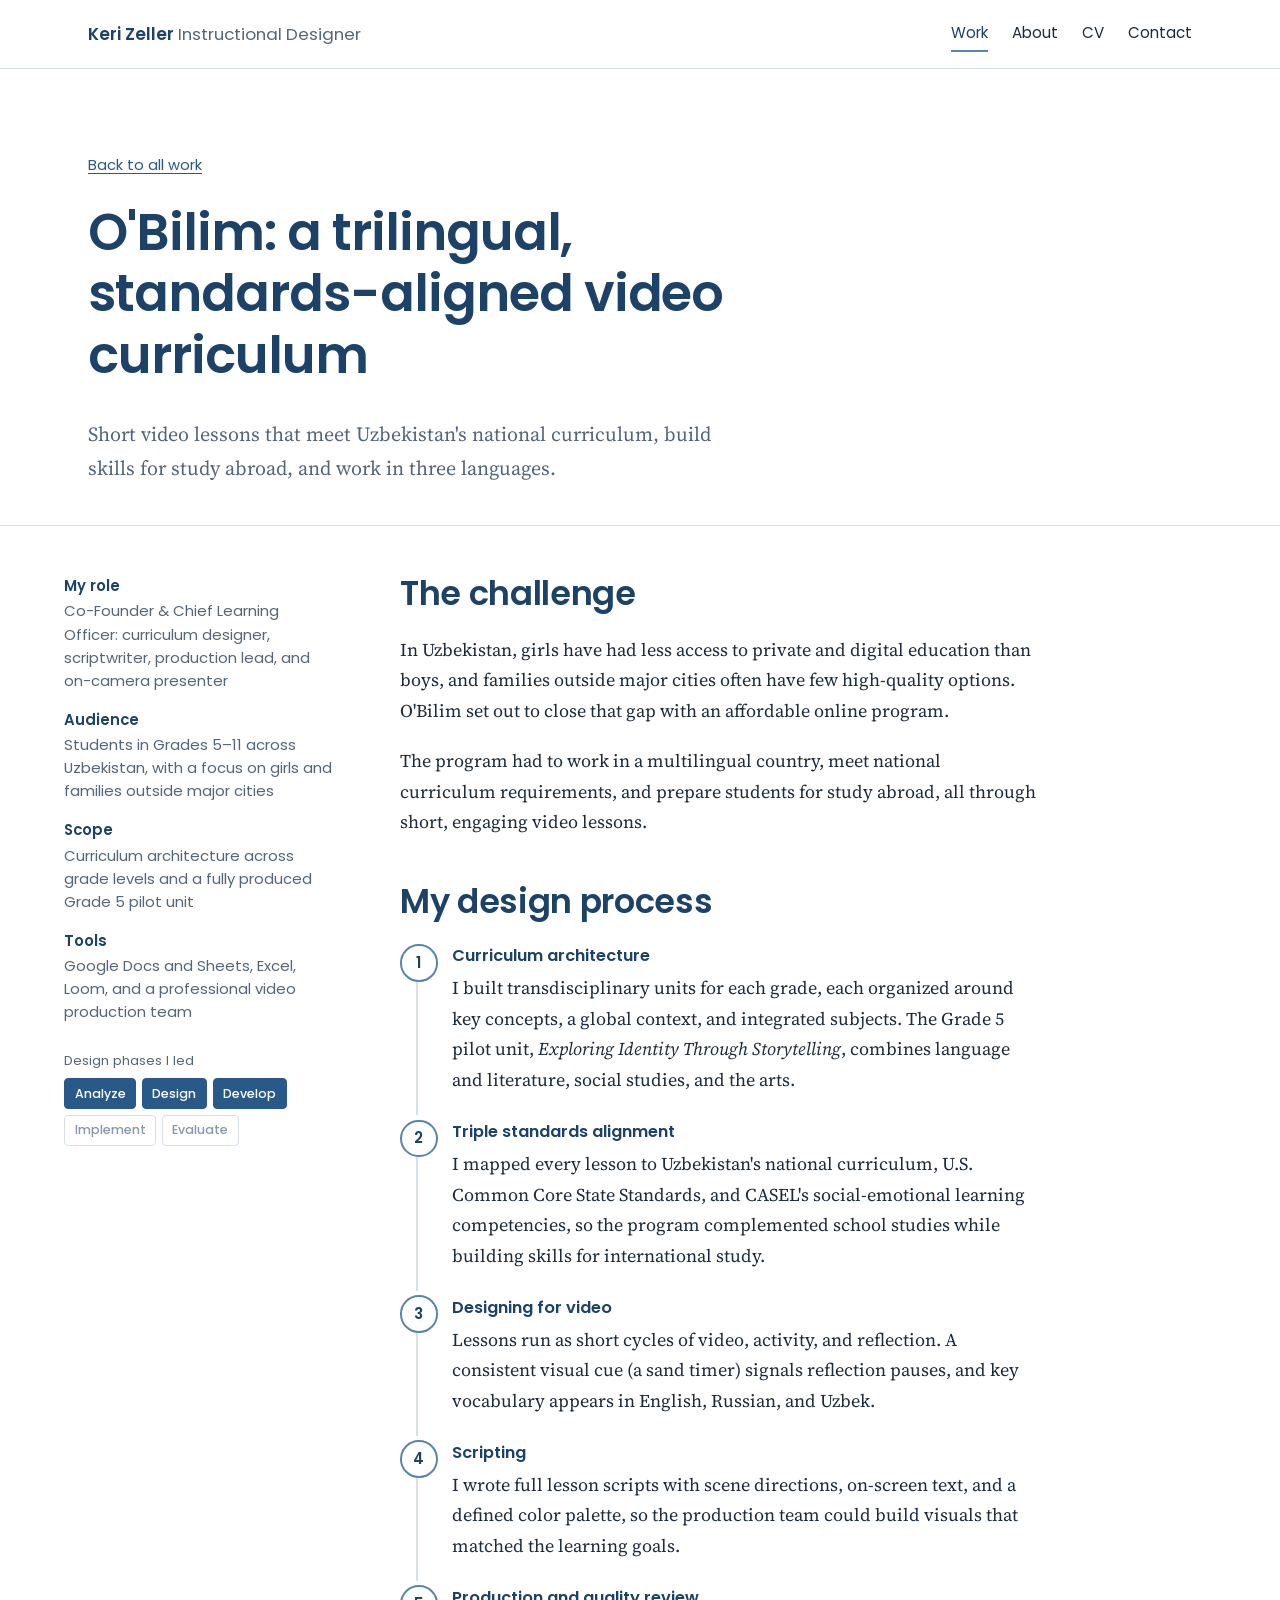
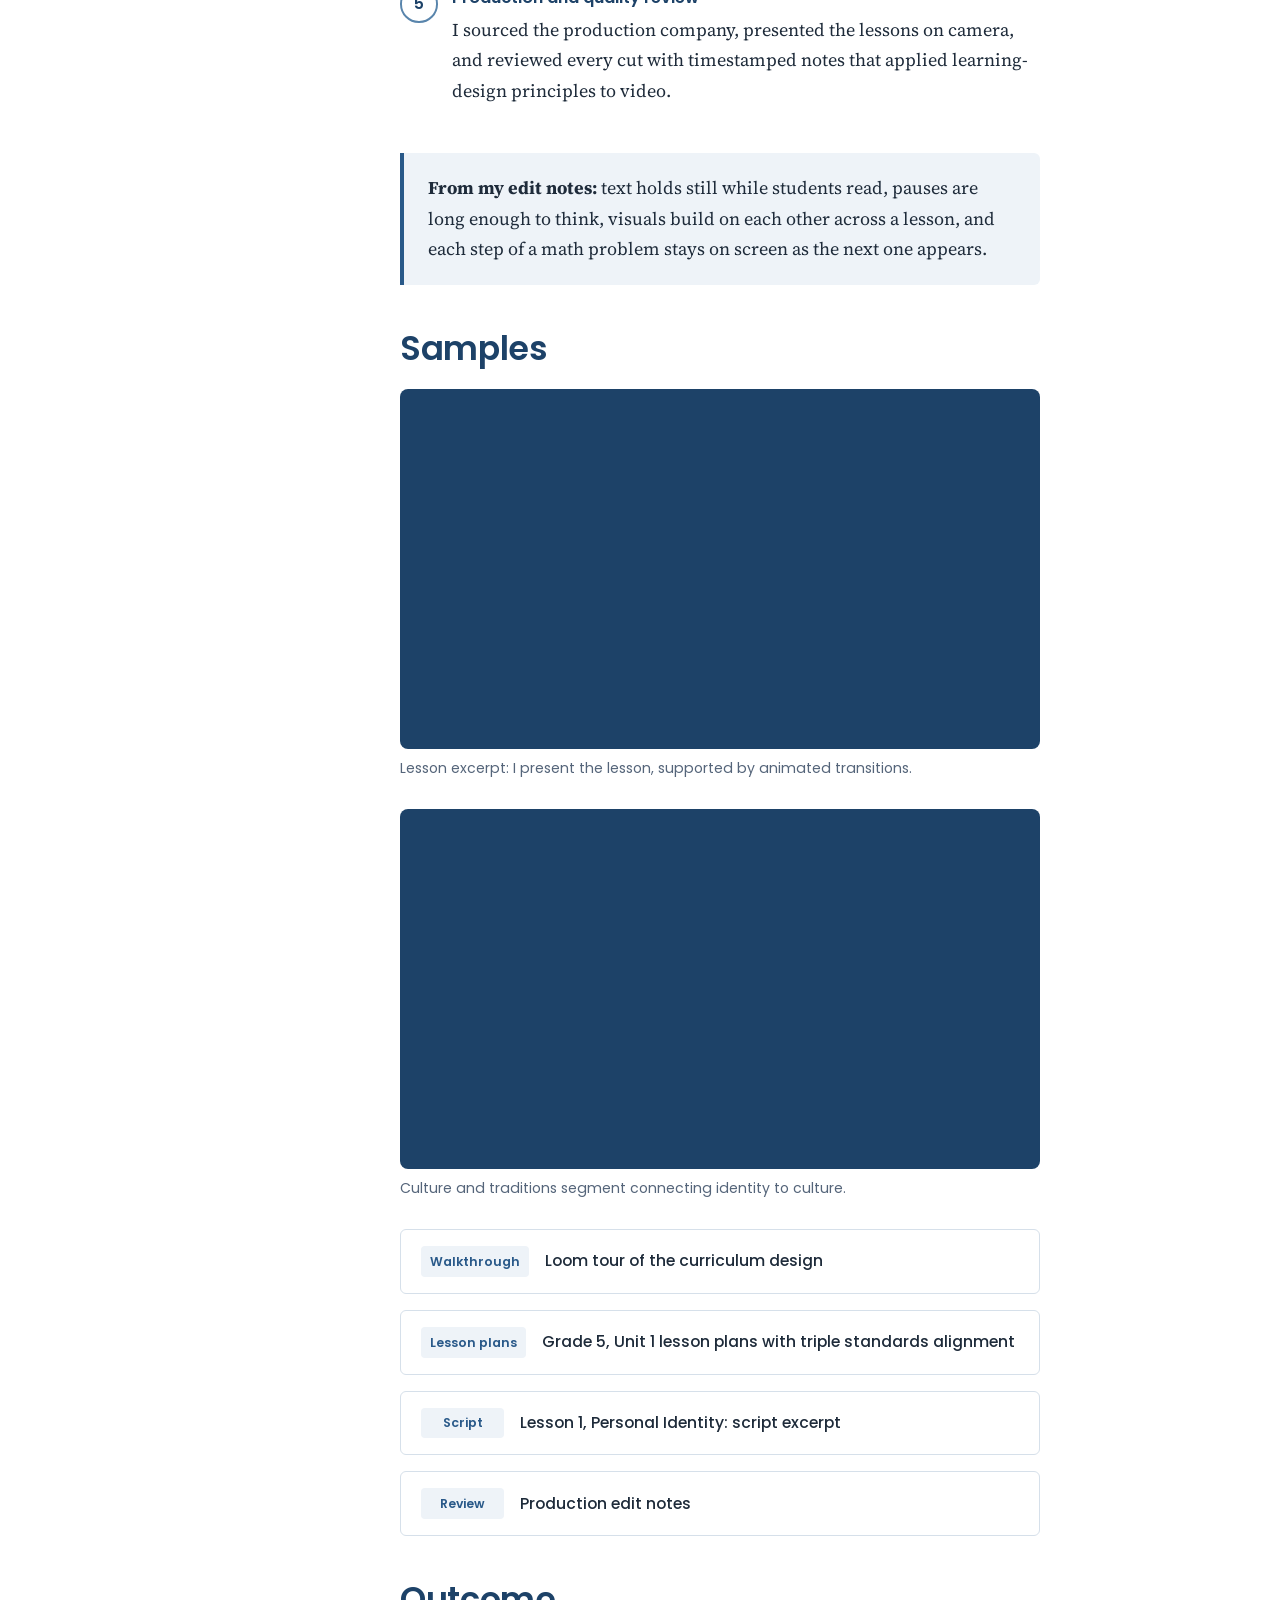
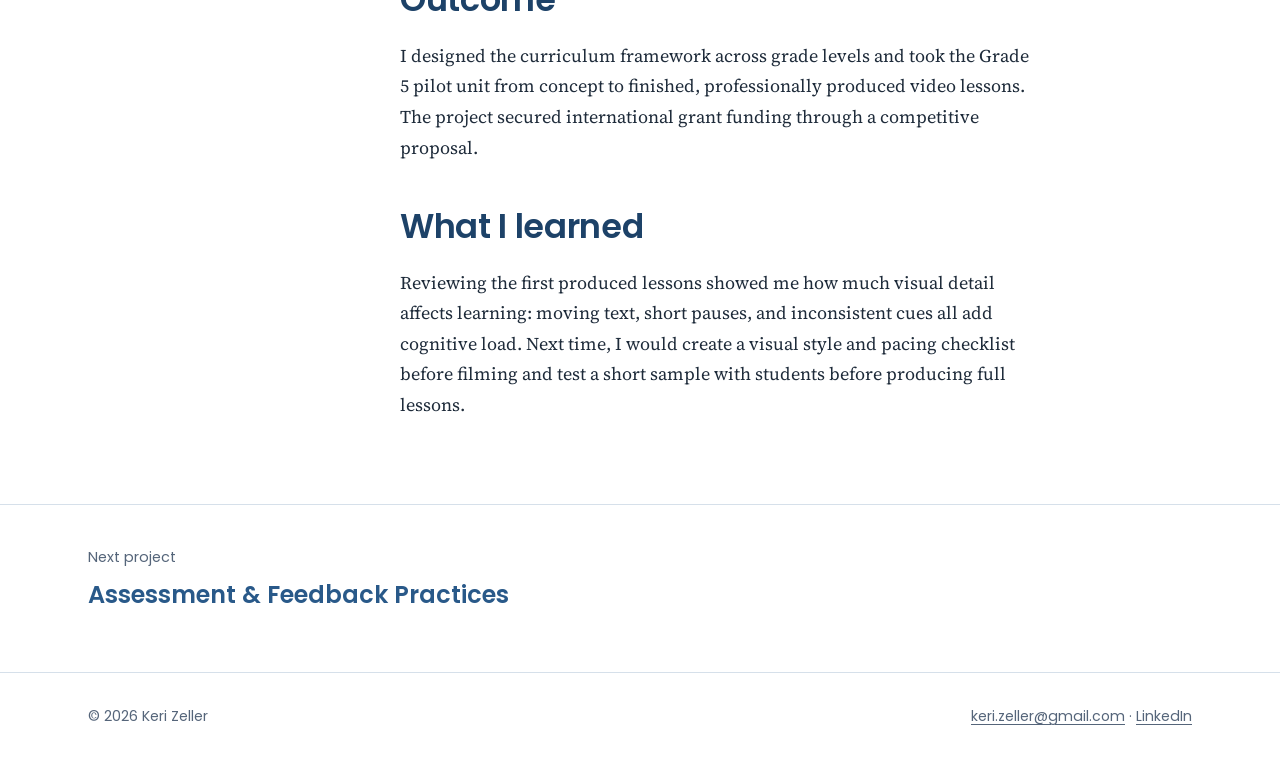
<file: obilim.html>
<!DOCTYPE html>
<html lang="en">
<head>
<meta charset="utf-8">
<meta name="viewport" content="width=device-width, initial-scale=1">
<title>O'Bilim: a trilingual video curriculum | Keri Zeller</title>
<meta name="description" content="A standards-aligned video curriculum for students across Uzbekistan. I designed the curriculum, wrote the scripts, led production, and presented on camera.">
<link rel="preconnect" href="https://fonts.googleapis.com">
<link rel="preconnect" href="https://fonts.gstatic.com" crossorigin>
<link href="https://fonts.googleapis.com/css2?family=Poppins:wght@400;500;600&family=Source+Serif+4:opsz,wght@8..60,400;8..60,600&display=swap" rel="stylesheet">
<link rel="stylesheet" href="css/styles.css">
<link rel="icon" href="data:image/svg+xml,<svg xmlns='http://www.w3.org/2000/svg' viewBox='0 0 64 64'><rect width='64' height='64' rx='14' fill='%23295989'/><text x='32' y='42' font-family='Arial' font-size='28' font-weight='700' fill='white' text-anchor='middle'>KZ</text></svg>">
</head>
<body>
<a class="skip" href="#main">Skip to content</a>
<header class="site-header">
  <div class="wrap">
    <a class="brand" href="index.html">Keri Zeller <span>Instructional Designer</span></a>
    <nav class="site-nav" aria-label="Main">
      <a href="index.html#work" aria-current="page">Work</a>
      <a href="index.html#about">About</a>
      <a href="cv.html">CV</a>
      <a href="index.html#contact">Contact</a>
    </nav>
  </div>
</header>
<main id="main">

<section class="case-head">
  <div class="wrap">
    <a class="back" href="index.html#work">Back to all work</a>
    <h1>O'Bilim: a trilingual, standards-aligned video curriculum</h1>
    <p class="summary">Short video lessons that meet Uzbekistan's national curriculum, build skills for study abroad, and work in three languages.</p>
  </div>
</section>
<div class="wrap case-body">
  <aside class="snapshot" aria-label="Project snapshot">
    <dl><dt>My role</dt><dd>Co-Founder &amp; Chief Learning Officer: curriculum designer, scriptwriter, production lead, and on-camera presenter</dd><dt>Audience</dt><dd>Students in Grades 5–11 across Uzbekistan, with a focus on girls and families outside major cities</dd><dt>Scope</dt><dd>Curriculum architecture across grade levels and a fully produced Grade 5 pilot unit</dd><dt>Tools</dt><dd>Google Docs and Sheets, Excel, Loom, and a professional video production team</dd></dl>
    <p class="addie-label">Design phases I led</p><ul class="addie" aria-label="ADDIE phases covered: Analyze, Design, Develop"><li class="on">Analyze</li><li class="on">Design</li><li class="on">Develop</li><li>Implement</li><li>Evaluate</li></ul>
  </aside>
  <article class="prose">

<h2>The challenge</h2>
<p>In Uzbekistan, girls have had less access to private and digital education than boys, and families outside major cities often have few high-quality options. O'Bilim set out to close that gap with an affordable online program.</p>
<p>The program had to work in a multilingual country, meet national curriculum requirements, and prepare students for study abroad, all through short, engaging video lessons.</p>

<h2>My design process</h2>
<ol class="steps">
  <li><strong>Curriculum architecture</strong>I built transdisciplinary units for each grade, each organized around key concepts, a global context, and integrated subjects. The Grade 5 pilot unit, <em>Exploring Identity Through Storytelling</em>, combines language and literature, social studies, and the arts.</li>
  <li><strong>Triple standards alignment</strong>I mapped every lesson to Uzbekistan's national curriculum, U.S. Common Core State Standards, and CASEL's social-emotional learning competencies, so the program complemented school studies while building skills for international study.</li>
  <li><strong>Designing for video</strong>Lessons run as short cycles of video, activity, and reflection. A consistent visual cue (a sand timer) signals reflection pauses, and key vocabulary appears in English, Russian, and Uzbek.</li>
  <li><strong>Scripting</strong>I wrote full lesson scripts with scene directions, on-screen text, and a defined color palette, so the production team could build visuals that matched the learning goals.</li>
  <li><strong>Production and quality review</strong>I sourced the production company, presented the lessons on camera, and reviewed every cut with timestamped notes that applied learning-design principles to video.</li>
</ol>

<div class="callout">
  <p><strong>From my edit notes:</strong> text holds still while students read, pauses are long enough to think, visuals build on each other across a lesson, and each step of a math problem stays on screen as the next one appears.</p>
</div>

<h2>Samples</h2>
<div class="video"><iframe src="https://www.youtube-nocookie.com/embed/-hkmMz6bFOY" title="O'Bilim lesson excerpt" loading="lazy" allow="accelerometer; encrypted-media; gyroscope; picture-in-picture" allowfullscreen></iframe></div>
<p class="caption">Lesson excerpt: I present the lesson, supported by animated transitions.</p>
<div class="video"><iframe src="https://www.youtube-nocookie.com/embed/CPSlwtWoc-4" title="O'Bilim culture and traditions segment" loading="lazy" allow="accelerometer; encrypted-media; gyroscope; picture-in-picture" allowfullscreen></iframe></div>
<p class="caption">Culture and traditions segment connecting identity to culture.</p>
<div class="samples">
  <a class="sample" href="https://www.loom.com/share/4bc0d13d4a174fffb9f4b030a00c4b8f" target="_blank" rel="noopener"><span class="type">Walkthrough</span><span class="title">Loom tour of the curriculum design</span></a>
  <a class="sample" href="files/samples/OBilim_Grade5_Unit1_Lesson_Plans.pdf" target="_blank" rel="noopener"><span class="type">Lesson plans</span><span class="title">Grade 5, Unit 1 lesson plans with triple standards alignment</span></a>
  <a class="sample" href="files/samples/OBilim_Lesson1_Script_Excerpt.pdf" target="_blank" rel="noopener"><span class="type">Script</span><span class="title">Lesson 1, Personal Identity: script excerpt</span></a>
  <a class="sample" href="files/samples/OBilim_Production_Edit_Notes.pdf" target="_blank" rel="noopener"><span class="type">Review</span><span class="title">Production edit notes</span></a>
</div>

<h2>Outcome</h2>
<p>I designed the curriculum framework across grade levels and took the Grade 5 pilot unit from concept to finished, professionally produced video lessons. The project secured international grant funding through a competitive proposal.</p>

<h2>What I learned</h2>
<p>Reviewing the first produced lessons showed me how much visual detail affects learning: moving text, short pauses, and inconsistent cues all add cognitive load. Next time, I would create a visual style and pacing checklist before filming and test a short sample with students before producing full lessons.</p>

  </article>
</div>
<section class="next">
  <div class="wrap">
    <p>Next project</p>
    <a href="workshop-design.html">Assessment & Feedback Practices</a>
  </div>
</section>
</main>
<footer class="site-footer">
  <div class="wrap">
    <span>© 2026 Keri Zeller</span>
    <span><a href="mailto:keri.zeller@gmail.com">keri.zeller@gmail.com</a> · <a href="https://www.linkedin.com/in/keri-zeller">LinkedIn</a></span>
  </div>
</footer>
</body>
</html>
</file>
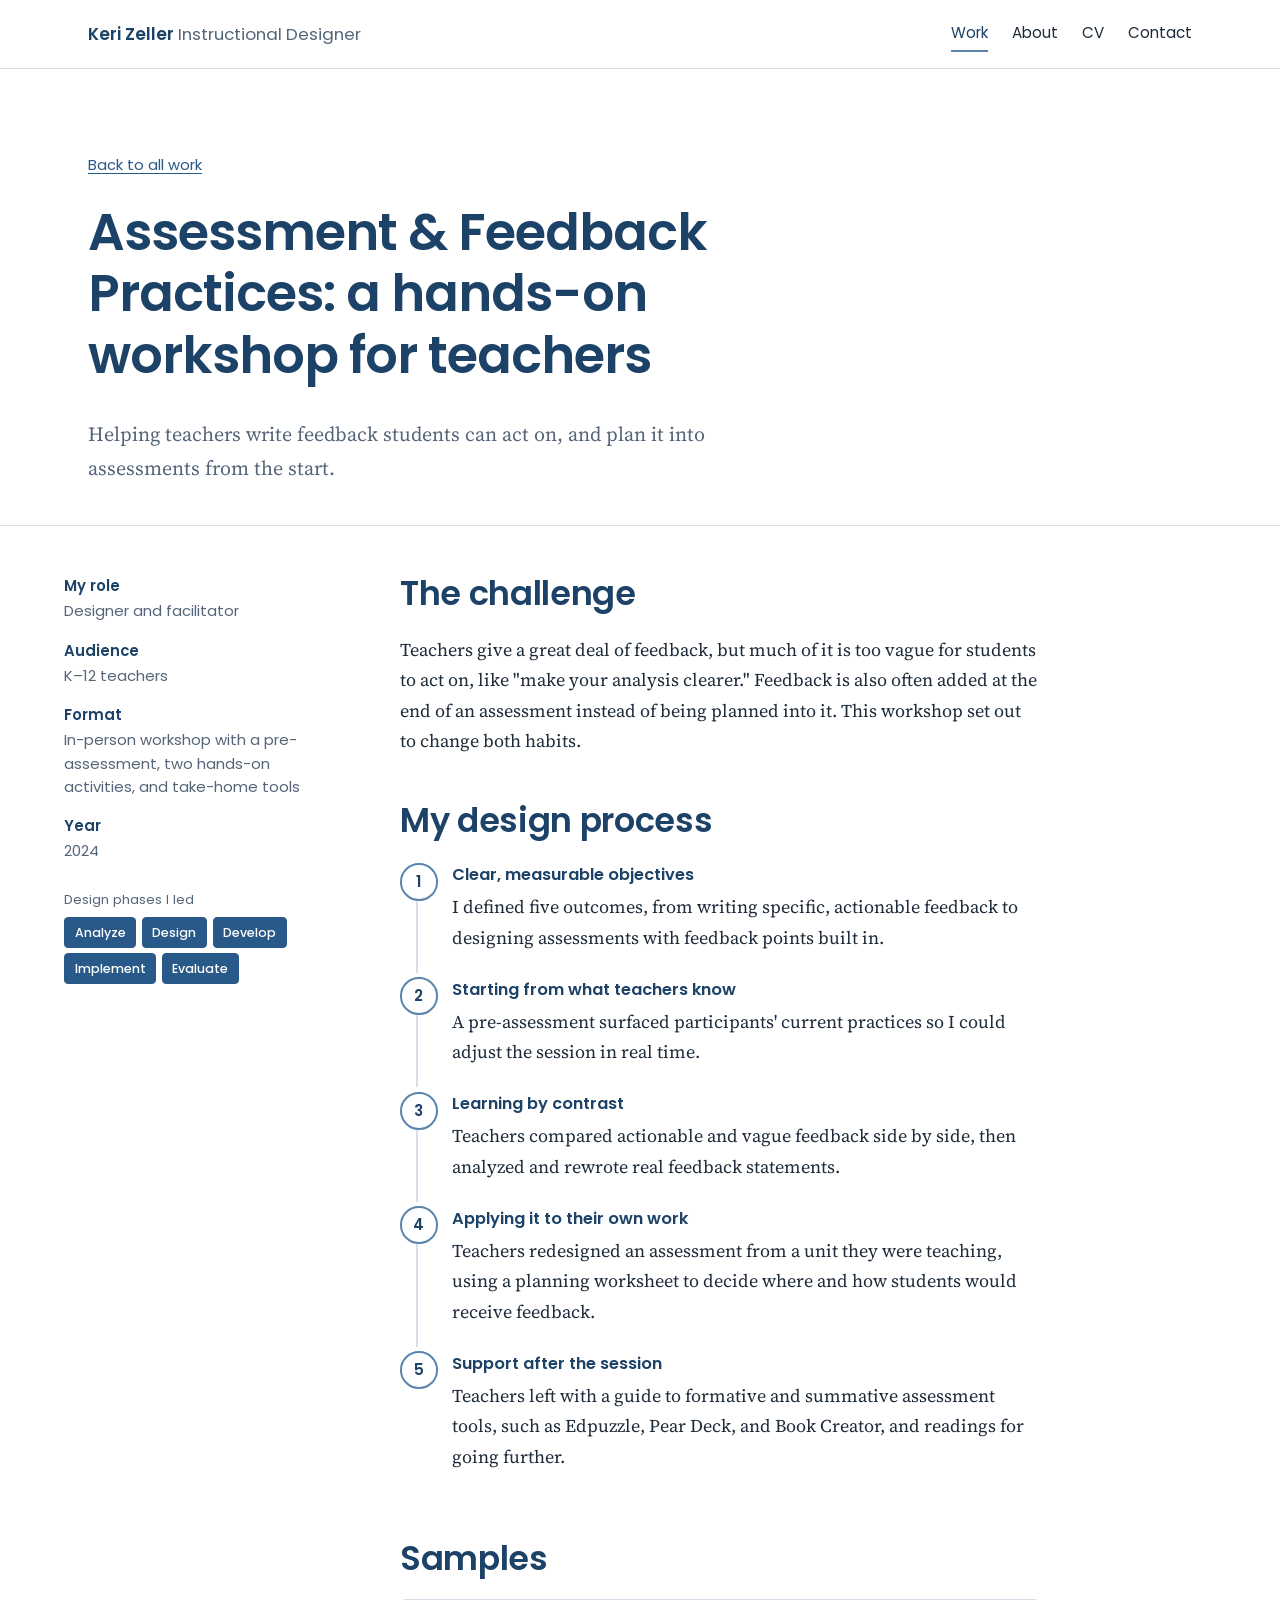
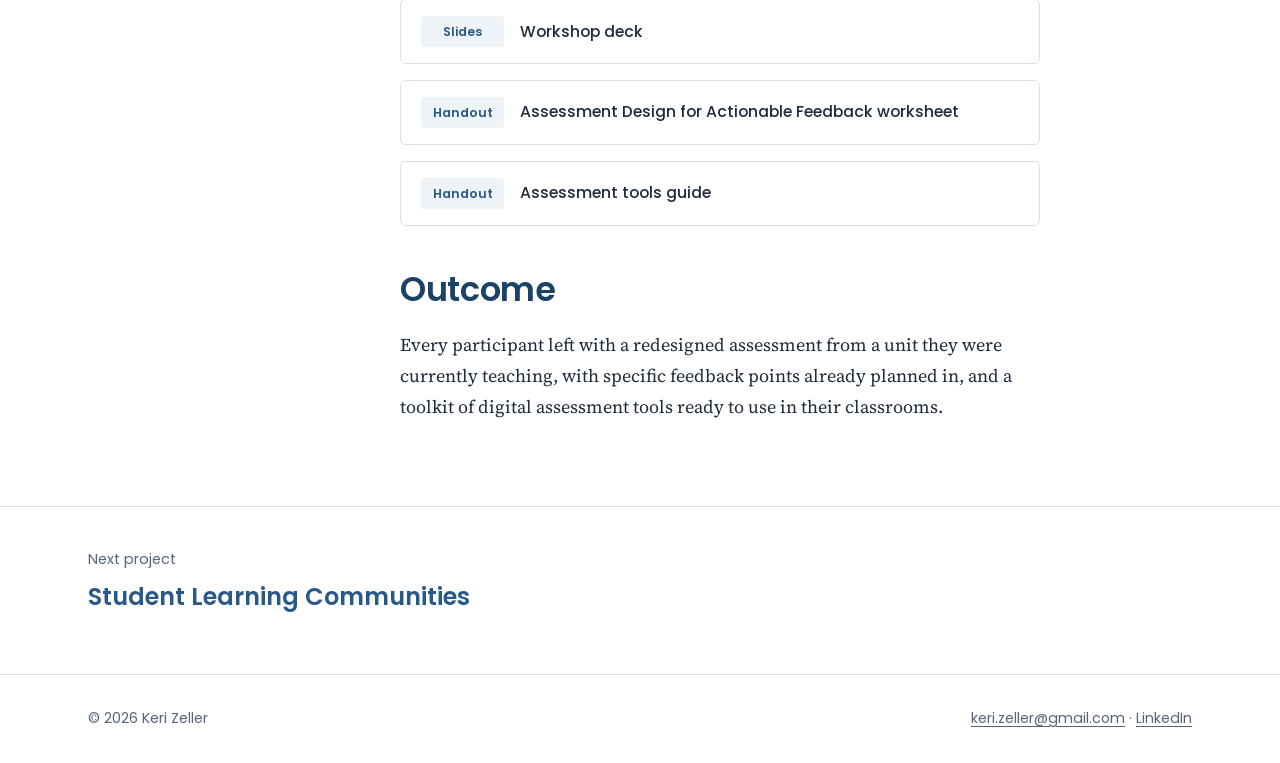
<file: workshop-design.html>
<!DOCTYPE html>
<html lang="en">
<head>
<meta charset="utf-8">
<meta name="viewport" content="width=device-width, initial-scale=1">
<title>Assessment & Feedback Practices | Keri Zeller</title>
<meta name="description" content="A hands-on workshop that helps teachers write feedback students can act on, and plan it into their assessments from the start.">
<link rel="preconnect" href="https://fonts.googleapis.com">
<link rel="preconnect" href="https://fonts.gstatic.com" crossorigin>
<link href="https://fonts.googleapis.com/css2?family=Poppins:wght@400;500;600&family=Source+Serif+4:opsz,wght@8..60,400;8..60,600&display=swap" rel="stylesheet">
<link rel="stylesheet" href="css/styles.css">
<link rel="icon" href="data:image/svg+xml,<svg xmlns='http://www.w3.org/2000/svg' viewBox='0 0 64 64'><rect width='64' height='64' rx='14' fill='%23295989'/><text x='32' y='42' font-family='Arial' font-size='28' font-weight='700' fill='white' text-anchor='middle'>KZ</text></svg>">
</head>
<body>
<a class="skip" href="#main">Skip to content</a>
<header class="site-header">
  <div class="wrap">
    <a class="brand" href="index.html">Keri Zeller <span>Instructional Designer</span></a>
    <nav class="site-nav" aria-label="Main">
      <a href="index.html#work" aria-current="page">Work</a>
      <a href="index.html#about">About</a>
      <a href="cv.html">CV</a>
      <a href="index.html#contact">Contact</a>
    </nav>
  </div>
</header>
<main id="main">

<section class="case-head">
  <div class="wrap">
    <a class="back" href="index.html#work">Back to all work</a>
    <h1>Assessment &amp; Feedback Practices: a hands-on workshop for teachers</h1>
    <p class="summary">Helping teachers write feedback students can act on, and plan it into assessments from the start.</p>
  </div>
</section>
<div class="wrap case-body">
  <aside class="snapshot" aria-label="Project snapshot">
    <dl><dt>My role</dt><dd>Designer and facilitator</dd><dt>Audience</dt><dd>K–12 teachers</dd><dt>Format</dt><dd>In-person workshop with a pre-assessment, two hands-on activities, and take-home tools</dd><dt>Year</dt><dd>2024</dd></dl>
    <p class="addie-label">Design phases I led</p><ul class="addie" aria-label="ADDIE phases covered: Analyze, Design, Develop, Implement, Evaluate"><li class="on">Analyze</li><li class="on">Design</li><li class="on">Develop</li><li class="on">Implement</li><li class="on">Evaluate</li></ul>
  </aside>
  <article class="prose">

<h2>The challenge</h2>
<p>Teachers give a great deal of feedback, but much of it is too vague for students to act on, like "make your analysis clearer." Feedback is also often added at the end of an assessment instead of being planned into it. This workshop set out to change both habits.</p>

<h2>My design process</h2>
<ol class="steps">
  <li><strong>Clear, measurable objectives</strong>I defined five outcomes, from writing specific, actionable feedback to designing assessments with feedback points built in.</li>
  <li><strong>Starting from what teachers know</strong>A pre-assessment surfaced participants' current practices so I could adjust the session in real time.</li>
  <li><strong>Learning by contrast</strong>Teachers compared actionable and vague feedback side by side, then analyzed and rewrote real feedback statements.</li>
  <li><strong>Applying it to their own work</strong>Teachers redesigned an assessment from a unit they were teaching, using a planning worksheet to decide where and how students would receive feedback.</li>
  <li><strong>Support after the session</strong>Teachers left with a guide to formative and summative assessment tools, such as Edpuzzle, Pear Deck, and Book Creator, and readings for going further.</li>
</ol>

<h2>Samples</h2>
<div class="samples">
  <a class="sample" href="files/samples/Assessment_Feedback_Workshop_Deck.pdf" target="_blank" rel="noopener"><span class="type">Slides</span><span class="title">Workshop deck</span></a>
  <a class="sample" href="files/samples/Assessment_Design_Worksheet.pdf" target="_blank" rel="noopener"><span class="type">Handout</span><span class="title">Assessment Design for Actionable Feedback worksheet</span></a>
  <a class="sample" href="files/samples/Assessment_Tools_Guide.pdf" target="_blank" rel="noopener"><span class="type">Handout</span><span class="title">Assessment tools guide</span></a>
</div>

<h2>Outcome</h2>
<p>Every participant left with a redesigned assessment from a unit they were currently teaching, with specific feedback points already planned in, and a toolkit of digital assessment tools ready to use in their classrooms.</p>

  </article>
</div>
<section class="next">
  <div class="wrap">
    <p>Next project</p>
    <a href="learning-communities.html">Student Learning Communities</a>
  </div>
</section>
</main>
<footer class="site-footer">
  <div class="wrap">
    <span>© 2026 Keri Zeller</span>
    <span><a href="mailto:keri.zeller@gmail.com">keri.zeller@gmail.com</a> · <a href="https://www.linkedin.com/in/keri-zeller">LinkedIn</a></span>
  </div>
</footer>
</body>
</html>
</file>
<file: css/styles.css>
/* Keri Zeller portfolio — shared styles
   Brand: KZ deep blue #295989, sky #5985AC, white. Poppins for headings/UI, Source Serif 4 for reading text. */

:root {
  --ink: #295989;
  --ink-deep: #1d4268;
  --sky: #5985ac;
  --mist: #eef3f8;
  --line: #d6e0ea;
  --text: #1e2b3a;
  --muted: #55657a;
  --paper: #ffffff;
  --amber: #e8b04b;
  --sans: "Poppins", "Segoe UI", Arial, sans-serif;
  --serif: "Source Serif 4", Georgia, "Times New Roman", serif;
  --wrap: 72rem;
  --read: 40rem;
  color-scheme: light;
}

* { box-sizing: border-box; }
html { scroll-behavior: smooth; }
@media (prefers-reduced-motion: reduce) { html { scroll-behavior: auto; } }

body {
  margin: 0;
  background: var(--paper);
  color: var(--text);
  font-family: var(--serif);
  font-size: 1.125rem;
  line-height: 1.7;
}

img { max-width: 100%; height: auto; display: block; }

a { color: var(--ink); text-decoration-thickness: 1px; text-underline-offset: 3px; }
a:hover { color: var(--ink-deep); text-decoration-thickness: 2px; }
:focus-visible { outline: 3px solid var(--amber); outline-offset: 3px; border-radius: 2px; }

h1, h2, h3, h4 { font-family: var(--sans); color: var(--ink-deep); line-height: 1.2; margin: 0 0 .6em; }
h1 { font-size: clamp(2.4rem, 6vw, 4.2rem); font-weight: 600; letter-spacing: -0.02em; }
h2 { font-size: clamp(1.6rem, 3vw, 2.1rem); font-weight: 600; letter-spacing: -0.01em; }
h3 { font-size: 1.25rem; font-weight: 600; }
p { margin: 0 0 1.1em; }

.wrap { max-width: var(--wrap); margin: 0 auto; padding: 0 1.5rem; }

.skip { position: absolute; left: -999px; top: 0; background: var(--amber); color: var(--text); padding: .5rem 1rem; z-index: 10; font-family: var(--sans); }
.skip:focus { left: 1rem; top: 1rem; }

/* ---------- Header ---------- */
.site-header { border-bottom: 1px solid var(--line); background: var(--paper); }
.site-header .wrap { display: flex; align-items: center; justify-content: space-between; gap: 1rem; min-height: 4.25rem; flex-wrap: wrap; }
.brand { font-family: var(--sans); font-weight: 600; font-size: 1.05rem; color: var(--ink-deep); text-decoration: none; }
.brand span { font-weight: 400; color: var(--muted); }
.site-nav { display: flex; gap: 1.5rem; flex-wrap: wrap; }
.site-nav a { font-family: var(--sans); font-size: .95rem; color: var(--text); text-decoration: none; padding: .25rem 0; border-bottom: 2px solid transparent; }
.site-nav a:hover, .site-nav a[aria-current="page"] { border-bottom-color: var(--sky); color: var(--ink-deep); }

/* ---------- Blueprint hero (home) ---------- */
.blueprint {
  background-color: var(--ink);
  background-image:
    linear-gradient(rgba(255,255,255,.07) 1px, transparent 1px),
    linear-gradient(90deg, rgba(255,255,255,.07) 1px, transparent 1px),
    linear-gradient(rgba(255,255,255,.035) 1px, transparent 1px),
    linear-gradient(90deg, rgba(255,255,255,.035) 1px, transparent 1px);
  background-size: 120px 120px, 120px 120px, 24px 24px, 24px 24px;
  color: #fff;
}
.hero { padding: clamp(4rem, 10vw, 7.5rem) 0 clamp(3.5rem, 8vw, 6rem); }
.hero-grid { display: grid; grid-template-columns: minmax(0, 1.6fr) minmax(0, 1fr); gap: 3rem; align-items: end; }
.hero h1 { color: #fff; margin-bottom: .25em; }
.hero .role { font-family: var(--sans); font-size: clamp(1.1rem, 2.2vw, 1.45rem); font-weight: 400; color: #d7e4f1; margin: 0 0 1.75rem; }
.hero .lede { font-size: 1.2rem; max-width: 36rem; color: #f2f6fa; }
.hero-note { border-left: 2px solid rgba(255,255,255,.5); padding-left: 1.25rem; font-family: var(--sans); font-size: .95rem; line-height: 1.6; color: #d7e4f1; }
.hero-note strong { display: block; color: #fff; font-weight: 600; margin-bottom: .35rem; }

.actions { display: flex; flex-wrap: wrap; gap: .85rem; margin-top: 2rem; }
.btn { display: inline-block; font-family: var(--sans); font-size: .98rem; font-weight: 500; padding: .8rem 1.4rem; border-radius: 6px; text-decoration: none; border: 2px solid transparent; }
.btn-light { background: #fff; color: var(--ink-deep); }
.btn-light:hover { background: var(--mist); color: var(--ink-deep); }
.btn-ghost { border-color: rgba(255,255,255,.7); color: #fff; }
.btn-ghost:hover { background: rgba(255,255,255,.1); color: #fff; }
.btn-solid { background: var(--ink); color: #fff; }
.btn-solid:hover { background: var(--ink-deep); color: #fff; }
.btn-outline { border-color: var(--ink); color: var(--ink); }
.btn-outline:hover { background: var(--mist); }

/* ---------- Sections ---------- */
.section { padding: clamp(3.5rem, 8vw, 6rem) 0; }
.section-mist { background: var(--mist); }
.section-intro { max-width: var(--read); margin-bottom: 2.5rem; color: var(--muted); }

/* ---------- Work list (home) ---------- */
.work-list { list-style: none; margin: 0; padding: 0; border-top: 1px solid var(--line); }
.work-item { border-bottom: 1px solid var(--line); }
.work-link { display: grid; grid-template-columns: minmax(0, 1.25fr) minmax(0, 1fr); gap: 2rem; padding: 2.25rem 0; text-decoration: none; color: inherit; }
.work-link:hover h3 { color: var(--ink); text-decoration: underline; text-decoration-thickness: 2px; text-underline-offset: 5px; }
.work-link h3 { font-size: clamp(1.35rem, 2.6vw, 1.75rem); margin-bottom: .4rem; }
.work-link .kind { font-family: var(--sans); font-size: .9rem; color: var(--sky); margin: 0 0 .5rem; font-weight: 500; }
.work-link p { margin: 0; color: var(--text); }
.work-meta { display: flex; flex-direction: column; gap: .9rem; justify-content: center; }
.work-meta .myrole { font-family: var(--sans); font-size: .92rem; color: var(--muted); margin: 0; }

/* ---------- ADDIE strip ---------- */
.addie { display: flex; gap: .35rem; margin: 0; padding: 0; list-style: none; flex-wrap: wrap; }
.addie li { font-family: var(--sans); font-size: .78rem; font-weight: 500; padding: .3rem .6rem; border-radius: 4px; border: 1px solid var(--line); color: #8796a8; background: var(--paper); }
.addie li.on { background: var(--ink); border-color: var(--ink); color: #fff; }
.addie-label { font-family: var(--sans); font-size: .82rem; color: var(--muted); margin: 0 0 .4rem; }
.blueprint .addie li { background: transparent; border-color: rgba(255,255,255,.35); color: rgba(255,255,255,.55); }
.blueprint .addie li.on { background: #fff; border-color: #fff; color: var(--ink-deep); }

/* ---------- About (home) ---------- */
.about-grid { display: grid; grid-template-columns: minmax(0, 15rem) minmax(0, 1fr); gap: 3rem; align-items: start; }
.portrait { width: 100%; aspect-ratio: 4 / 5; object-fit: cover; border-radius: 8px; background: var(--ink); }
.portrait-fallback { width: 100%; aspect-ratio: 4 / 5; border-radius: 8px; background: var(--ink); color: #fff; display: grid; place-items: center; font-family: var(--sans); font-size: 3.5rem; font-weight: 600; }
.about-text { max-width: var(--read); }
.facts { display: grid; grid-template-columns: repeat(auto-fit, minmax(13rem, 1fr)); gap: 1.5rem 2rem; margin: 2rem 0 0; }
.facts div { border-top: 2px solid var(--sky); padding-top: .75rem; }
.facts dt { font-family: var(--sans); font-weight: 600; color: var(--ink-deep); font-size: .98rem; }
.facts dd { margin: .2rem 0 0; font-size: 1rem; color: var(--muted); line-height: 1.55; }

/* ---------- Case study pages ---------- */
.case-head { padding: clamp(3rem, 7vw, 5rem) 0 2.5rem; border-bottom: 1px solid var(--line); }
.case-head .back { font-family: var(--sans); font-size: .92rem; display: inline-block; margin-bottom: 1.5rem; }
.case-head h1 { font-size: clamp(2rem, 4.6vw, 3.2rem); max-width: 22ch; }
.case-head .summary { font-size: 1.25rem; max-width: var(--read); color: var(--muted); margin: 0; }

.case-body { display: grid; grid-template-columns: minmax(0, 17rem) minmax(0, 1fr); gap: clamp(2rem, 5vw, 4.5rem); padding: 3rem 0 4rem; }
.snapshot { align-self: start; position: sticky; top: 1.5rem; font-family: var(--sans); font-size: .93rem; line-height: 1.55; }
.snapshot dl { margin: 0 0 1.75rem; }
.snapshot dt { font-weight: 600; color: var(--ink-deep); margin-top: 1rem; }
.snapshot dt:first-child { margin-top: 0; }
.snapshot dd { margin: .15rem 0 0; color: var(--muted); }

.prose { max-width: var(--read); }
.prose h2 { margin-top: 2.75rem; }
.prose h2:first-child { margin-top: 0; }
.prose ul { padding-left: 1.2rem; margin: 0 0 1.2em; }
.prose li { margin-bottom: .45em; }

.steps { list-style: none; counter-reset: step; padding: 0; margin: 0 0 1.5rem; }
.steps li { counter-increment: step; position: relative; padding: 0 0 1.4rem 3.25rem; margin: 0; }
.steps li::before {
  content: counter(step);
  position: absolute; left: 0; top: .1rem;
  width: 2.1rem; height: 2.1rem; border-radius: 50%;
  border: 2px solid var(--sky); color: var(--ink-deep);
  font-family: var(--sans); font-weight: 600; font-size: .95rem;
  display: grid; place-items: center;
}
.steps li:not(:last-child)::after { content: ""; position: absolute; left: 1.03rem; top: 2.45rem; bottom: .2rem; width: 2px; background: var(--line); }
.steps strong { font-family: var(--sans); font-weight: 600; color: var(--ink-deep); display: block; margin-bottom: .2rem; font-size: 1.02rem; }

.callout { background: var(--mist); border-left: 4px solid var(--ink); padding: 1.25rem 1.5rem; border-radius: 0 6px 6px 0; margin: 1.5rem 0 2rem; }
.callout p:last-child { margin-bottom: 0; }

/* Samples */
.samples { display: grid; gap: 1rem; margin: 1.25rem 0 2rem; }
.sample { display: grid; grid-template-columns: auto minmax(0, 1fr); gap: 1rem; align-items: center; padding: 1rem 1.25rem; border: 1px solid var(--line); border-radius: 6px; text-decoration: none; color: inherit; }
a.sample:hover { border-color: var(--sky); background: var(--mist); }
.sample .type { font-family: var(--sans); font-size: .78rem; font-weight: 600; color: var(--ink); background: var(--mist); border-radius: 4px; padding: .3rem .55rem; min-width: 5.2rem; text-align: center; }
a.sample:hover .type { background: #fff; }
.sample .title { font-family: var(--sans); font-size: .98rem; font-weight: 500; color: var(--text); }
.sample .note { display: block; font-family: var(--serif); font-size: .95rem; color: var(--muted); font-weight: 400; }

.video { position: relative; aspect-ratio: 16 / 9; border-radius: 8px; overflow: hidden; background: var(--ink-deep); margin: 1.25rem 0 .5rem; }
.video iframe { position: absolute; inset: 0; width: 100%; height: 100%; border: 0; }
.caption { font-family: var(--sans); font-size: .88rem; color: var(--muted); margin-bottom: 1.75rem; }

/* Draft placeholders: remove once real links are added */
.todo { border: 2px dashed var(--amber) !important; background: #fff9ec !important; }
.video.todo { display: grid; place-items: center; color: var(--text); font-family: var(--sans); font-size: .95rem; padding: 1rem; text-align: center; }

.next { border-top: 1px solid var(--line); padding: 2.5rem 0 3.5rem; }
.next a { font-family: var(--sans); font-size: clamp(1.2rem, 2.4vw, 1.5rem); font-weight: 600; text-decoration: none; }
.next a:hover { text-decoration: underline; }
.next p { font-family: var(--sans); font-size: .9rem; color: var(--muted); margin: 0 0 .35rem; }

/* ---------- Contact / footer ---------- */
.contact { text-align: left; }
.contact h2 { color: #fff; }
.contact p { color: #e3ecf5; max-width: 34rem; }
.site-footer { padding: 2rem 0; font-family: var(--sans); font-size: .88rem; color: var(--muted); border-top: 1px solid var(--line); }
.site-footer .wrap { display: flex; justify-content: space-between; gap: 1rem; flex-wrap: wrap; }
.site-footer a { color: var(--muted); }

/* ---------- Responsive ---------- */
@media (max-width: 860px) {
  .hero-grid, .work-link, .about-grid, .case-body { grid-template-columns: minmax(0, 1fr); }
  .hero-grid { gap: 2rem; }
  .work-link { gap: 1rem; }
  .about-grid .portrait, .about-grid .portrait-fallback { max-width: 13rem; }
  .snapshot { position: static; border: 1px solid var(--line); border-radius: 8px; padding: 1.25rem; }
}
@media (max-width: 520px) {
  body { font-size: 1.05rem; }
  .site-nav { gap: 1rem; }
}
</file>
